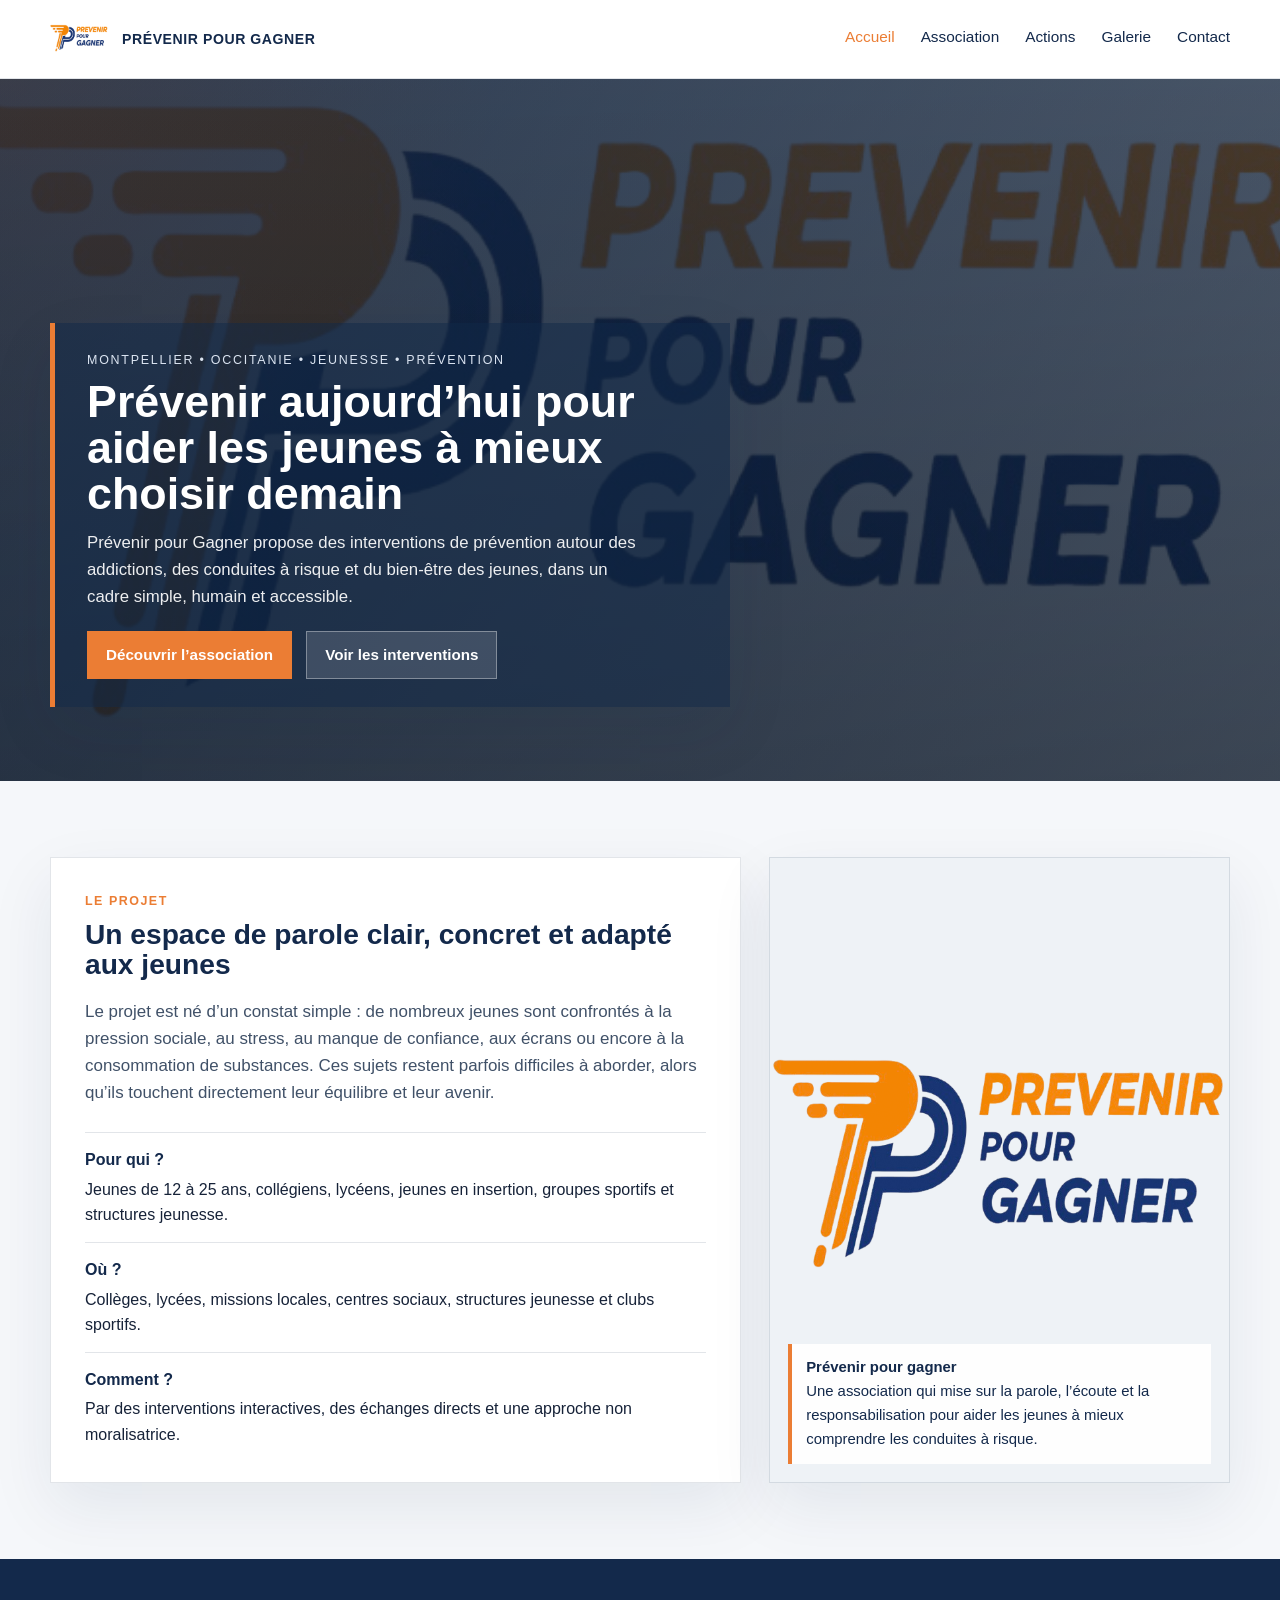
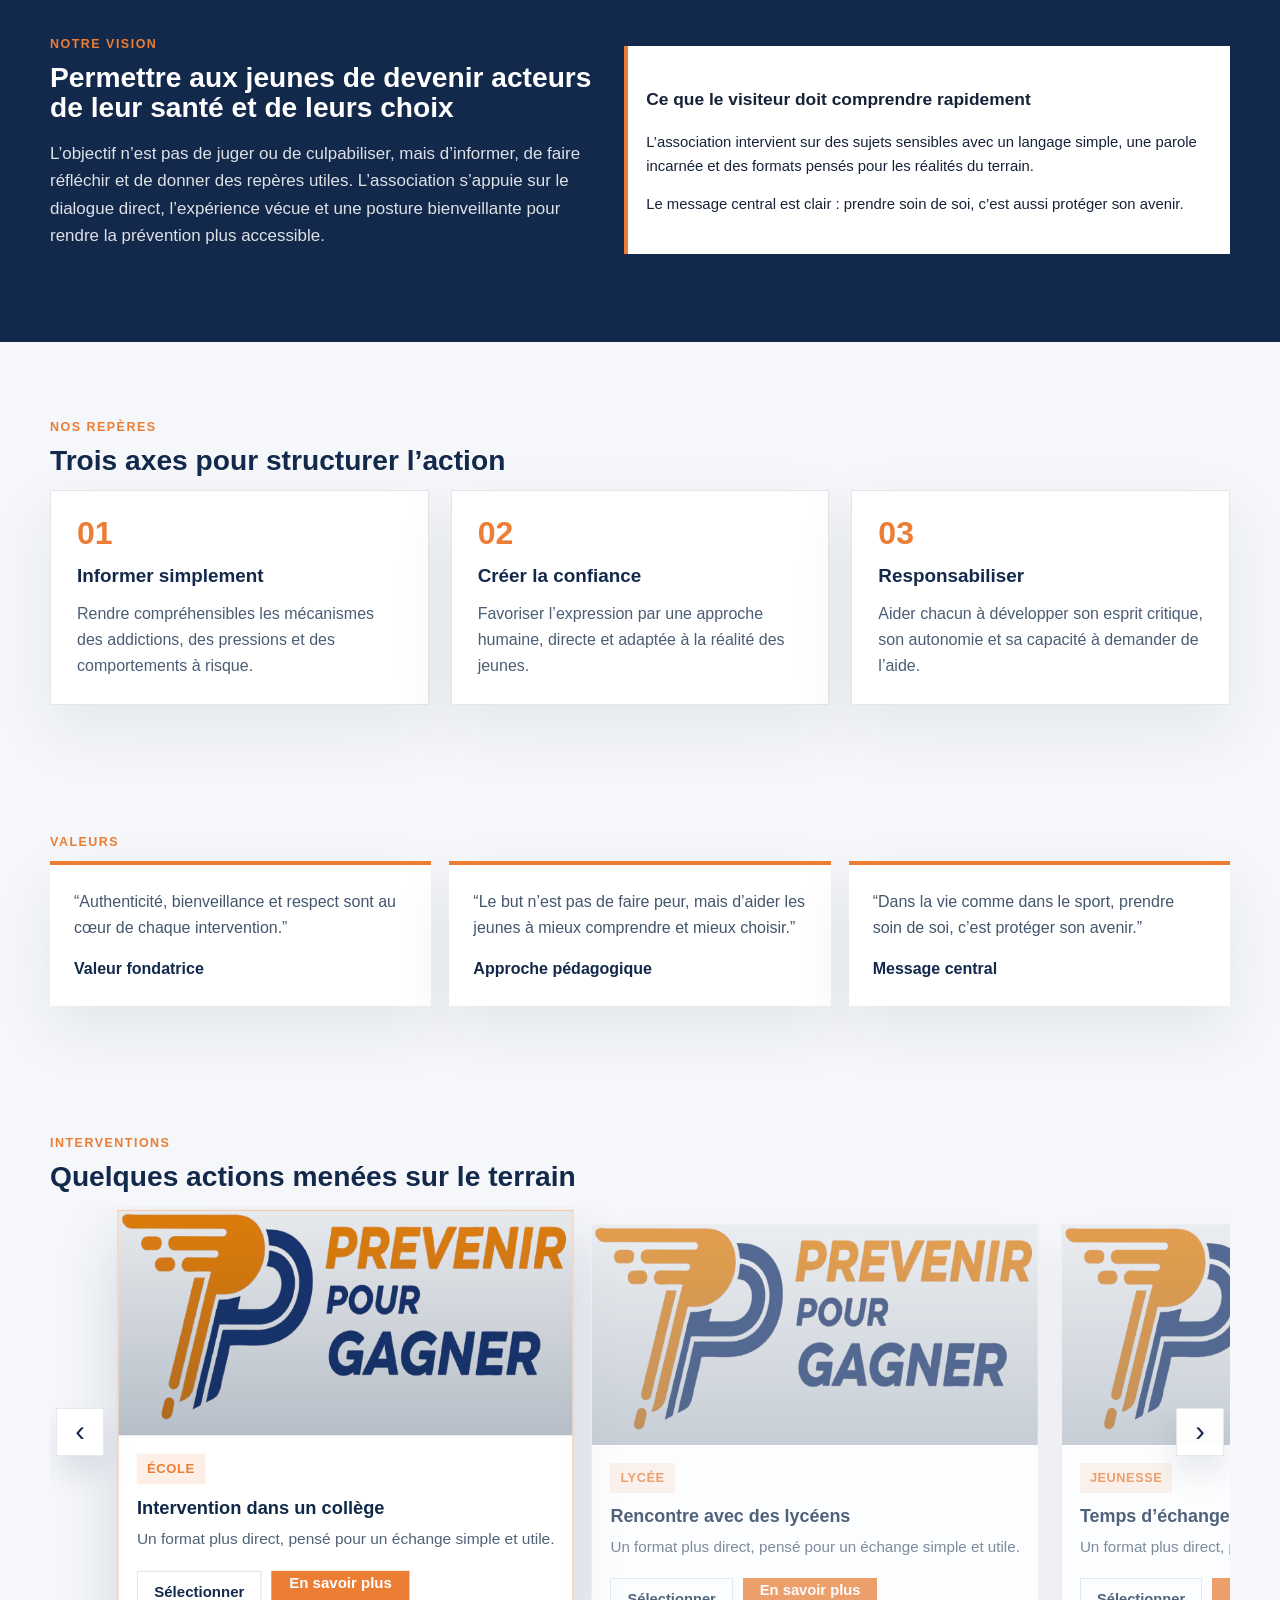
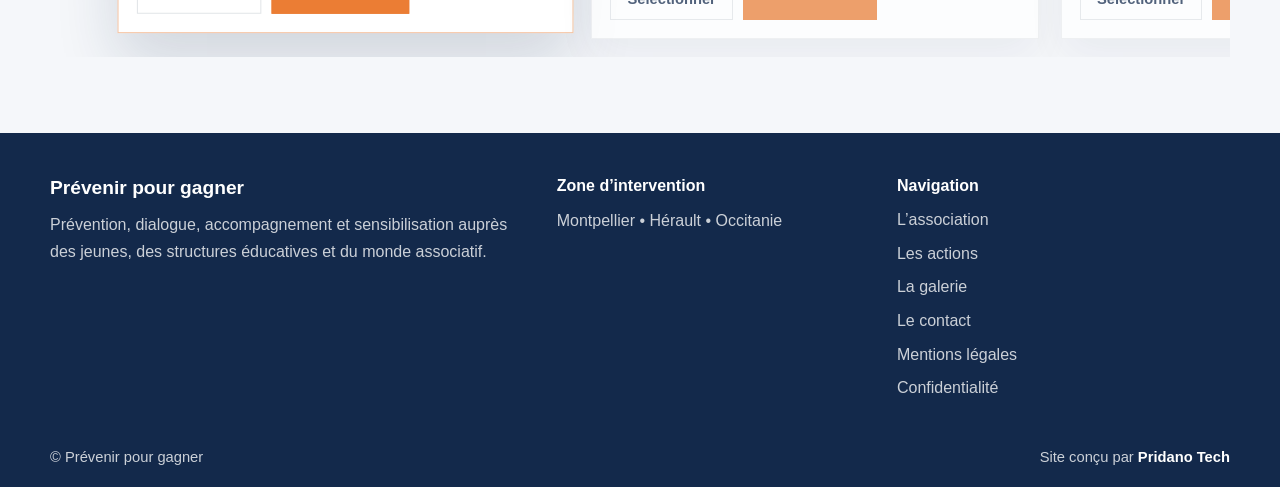
<file: index.html>
<!DOCTYPE html>
<html lang="fr" class="variant-classic">
<head>
  <meta charset="UTF-8">
  <meta name="viewport" content="width=device-width,initial-scale=1.0">
  <title>Prévenir pour gagner — Prévention des addictions et accompagnement des jeunes</title>
  <link rel="icon" type="image/png" href="./logo.jpg">
  <script defer src="https://cloud.umami.is/script.js" data-website-id="f33fdb8e-fdb3-4768-82ab-8a913c455570"></script>
  <link rel="stylesheet" href="style.css">
</head>
<body class="variant-classic">

<header class="site-header">
  <div class="container header-inner">
    <a class="brand" href="index.html">
      <img src="logo.jpg" alt="Logo Prévenir pour gagner">
      <span>Prévenir pour gagner</span>
    </a>
    <button class="nav-toggle" aria-label="Ouvrir le menu">☰</button>
    <nav class="nav-menu">
      <a href="index.html" class="active">Accueil</a>
      <a href="association.html">Association</a>
      <a href="actions.html">Actions</a>
      <a href="galerie.html">Galerie</a>
      <a href="contact.html">Contact</a>
    </nav>
  </div>
</header>

<section class="hero">
  <div class="container hero-inner">
    <div class="hero-card" data-reveal>
      <div class="hero-kicker">Montpellier • Occitanie • jeunesse • prévention</div>
      <h1>Prévenir aujourd’hui pour aider les jeunes à mieux choisir demain</h1>
      <p>Prévenir pour Gagner propose des interventions de prévention autour des addictions, des conduites à risque et du bien-être des jeunes, dans un cadre simple, humain et accessible.</p>
      <div class="actions-row">
        <a class="btn btn-primary" href="association.html">Découvrir l’association</a>
        <a class="btn btn-secondary" href="actions.html">Voir les interventions</a>
      </div>
    </div>
  </div>
</section>

<section class="section">
  <div class="container intro-grid">
    <div class="panel text-panel" data-reveal>
      <div class="eyebrow">Le projet</div>
      <h2>Un espace de parole clair, concret et adapté aux jeunes</h2>
      <p class="lead">Le projet est né d’un constat simple : de nombreux jeunes sont confrontés à la pression sociale, au stress, au manque de confiance, aux écrans ou encore à la consommation de substances. Ces sujets restent parfois difficiles à aborder, alors qu’ils touchent directement leur équilibre et leur avenir.</p>
      <div class="info-list">
        <div class="info-item"><strong>Pour qui ?</strong> Jeunes de 12 à 25 ans, collégiens, lycéens, jeunes en insertion, groupes sportifs et structures jeunesse.</div>
        <div class="info-item"><strong>Où ?</strong> Collèges, lycées, missions locales, centres sociaux, structures jeunesse et clubs sportifs.</div>
        <div class="info-item"><strong>Comment ?</strong> Par des interventions interactives, des échanges directs et une approche non moralisatrice.</div>
      </div>
    </div>
    <div class="panel image-panel" data-reveal>
      <div class="image-caption">
        <strong>Prévenir pour gagner</strong><br>
        Une association qui mise sur la parole, l’écoute et la responsabilisation pour aider les jeunes à mieux comprendre les conduites à risque.
      </div>
    </div>
  </div>
</section>

<section class="section story-band">
  <div class="container">
    <div data-reveal>
      <div class="eyebrow">Notre vision</div>
      <h2>Permettre aux jeunes de devenir acteurs de leur santé et de leurs choix</h2>
      <p class="lead">L’objectif n’est pas de juger ou de culpabiliser, mais d’informer, de faire réfléchir et de donner des repères utiles. L’association s’appuie sur le dialogue direct, l’expérience vécue et une posture bienveillante pour rendre la prévention plus accessible.</p>
    </div>
    <div class="panel-text-panel" data-reveal>
      <h3>Ce que le visiteur doit comprendre rapidement</h3>
      <p>L’association intervient sur des sujets sensibles avec un langage simple, une parole incarnée et des formats pensés pour les réalités du terrain.</p>
      <p>Le message central est clair : prendre soin de soi, c’est aussi protéger son avenir.</p>
    </div>
  </div>
</section>

<section class="section">
  <div class="container">
    <div class="eyebrow">Nos repères</div>
    <h2>Trois axes pour structurer l’action</h2>
    <div class="cards-3">
      <article class="card" data-reveal>
        <div class="number">01</div>
        <h3>Informer simplement</h3>
        <p>Rendre compréhensibles les mécanismes des addictions, des pressions et des comportements à risque.</p>
      </article>
      <article class="card" data-reveal>
        <div class="number">02</div>
        <h3>Créer la confiance</h3>
        <p>Favoriser l’expression par une approche humaine, directe et adaptée à la réalité des jeunes.</p>
      </article>
      <article class="card" data-reveal>
        <div class="number">03</div>
        <h3>Responsabiliser</h3>
        <p>Aider chacun à développer son esprit critique, son autonomie et sa capacité à demander de l’aide.</p>
      </article>
    </div>
  </div>
</section>

<section class="section-tight">
  <div class="container">
    <div class="eyebrow">Valeurs</div>
    <div class="quote-grid">
      <article class="quote" data-reveal>
        <p>“Authenticité, bienveillance et respect sont au cœur de chaque intervention.”</p>
        <strong>Valeur fondatrice</strong>
      </article>
      <article class="quote" data-reveal>
        <p>“Le but n’est pas de faire peur, mais d’aider les jeunes à mieux comprendre et mieux choisir.”</p>
        <strong>Approche pédagogique</strong>
      </article>
      <article class="quote" data-reveal>
        <p>“Dans la vie comme dans le sport, prendre soin de soi, c’est protéger son avenir.”</p>
        <strong>Message central</strong>
      </article>
    </div>
  </div>
</section>

<section class="section">
  <div class="container">
    <div class="eyebrow">Interventions</div>
    <h2>Quelques actions menées sur le terrain</h2>

    <div class="interventions-slider" data-auto-slider>
      <button class="interventions-arrow interventions-arrow-prev" type="button" aria-label="Intervention précédente">‹</button>

      <div class="interventions-track">
        <article class="intervention-card is-active" data-intervention="college">
          <div class="intervention-card-image college"></div>
          <div class="intervention-card-content">
            <span class="tag">École</span>
            <h3>Intervention dans un collège</h3>
            <p>Un format plus direct, pensé pour un échange simple et utile.</p>
            <div class="intervention-card-actions">
              <button class="intervention-select" type="button">Sélectionner</button>
              <a class="intervention-more" href="galerie.html?intervention=college">En savoir plus</a>
            </div>
          </div>
        </article>

        <article class="intervention-card" data-intervention="lycee">
          <div class="intervention-card-image lycee"></div>
          <div class="intervention-card-content">
            <span class="tag">Lycée</span>
            <h3>Rencontre avec des lycéens</h3>
            <p>Un format plus direct, pensé pour un échange simple et utile.</p>
            <div class="intervention-card-actions">
              <button class="intervention-select" type="button">Sélectionner</button>
              <a class="intervention-more" href="galerie.html?intervention=lycee">En savoir plus</a>
            </div>
          </div>
        </article>

        <article class="intervention-card" data-intervention="jeunesse">
          <div class="intervention-card-image jeunesse"></div>
          <div class="intervention-card-content">
            <span class="tag">Jeunesse</span>
            <h3>Temps d’échange en structure jeunesse</h3>
            <p>Un format plus direct, pensé pour un échange simple et utile.</p>
            <div class="intervention-card-actions">
              <button class="intervention-select" type="button">Sélectionner</button>
              <a class="intervention-more" href="galerie.html?intervention=jeunesse">En savoir plus</a>
            </div>
          </div>
        </article>

        <article class="intervention-card" data-intervention="mission-locale">
          <div class="intervention-card-image mission-locale"></div>
          <div class="intervention-card-content">
            <span class="tag">Insertion</span>
            <h3>Intervention en mission locale</h3>
            <p>Un cadre adapté à des parcours variés et à la réalité du quotidien.</p>
            <div class="intervention-card-actions">
              <button class="intervention-select" type="button">Sélectionner</button>
              <a class="intervention-more" href="galerie.html?intervention=mission-locale">En savoir plus</a>
            </div>
          </div>
        </article>

        <article class="intervention-card" data-intervention="sport">
          <div class="intervention-card-image sport"></div>
          <div class="intervention-card-content">
            <span class="tag">Sport</span>
            <h3>Sensibilisation dans un club</h3>
            <p>Une prévention adaptée aux réalités du terrain sportif.</p>
            <div class="intervention-card-actions">
              <button class="intervention-select" type="button">Sélectionner</button>
              <a class="intervention-more" href="galerie.html?intervention=sport">En savoir plus</a>
            </div>
          </div>
        </article>

        <article class="intervention-card" data-intervention="encadrants">
          <div class="intervention-card-image encadrants"></div>
          <div class="intervention-card-content">
            <span class="tag">Partenaires</span>
            <h3>Échange avec des encadrants</h3>
            <p>Un temps de présentation et de dialogue avec les adultes relais.</p>
            <div class="intervention-card-actions">
              <button class="intervention-select" type="button">Sélectionner</button>
              <a class="intervention-more" href="galerie.html?intervention=encadrants">En savoir plus</a>
            </div>
          </div>
        </article>
      </div>

      <button class="interventions-arrow interventions-arrow-next" type="button" aria-label="Intervention suivante">›</button>
    </div>
  </div>
</section>

<footer class="site-footer">
  <div class="container footer-grid">
    <div>
      <h3>Prévenir pour gagner</h3>
      <p>Prévention, dialogue, accompagnement et sensibilisation auprès des jeunes, des structures éducatives et du monde associatif.</p>
    </div>

    <div>
      <h4>Zone d’intervention</h4>
      <p>Montpellier • Hérault • Occitanie</p>
    </div>

    <div>
      <h4>Navigation</h4>
      <div class="footer-links">
        <a href="association.html">L’association</a>
        <a href="actions.html">Les actions</a>
        <a href="galerie.html">La galerie</a>
        <a href="contact.html">Le contact</a>
        <a href="mentions-legales.html">Mentions légales</a>
        <a href="politique-confidentialite.html">Confidentialité</a>
      </div>
    </div>
  </div>

  <div class="footer-bottom container">
    <span>© Prévenir pour gagner</span>
    <span class="footer-credit">Site conçu par <a href="https://pridano-tech.netlify.app/" target="_blank" rel="noopener noreferrer">Pridano Tech</a></span>
  </div>
</footer>

<div class="gallery-modal">
  <div class="gallery-modal-card">
    <div class="gallery-modal-head">
      <div>
        <div class="gallery-modal-meta"></div>
        <h3 class="gallery-modal-title">Intervention</h3>
      </div>
      <button class="gallery-modal-close" aria-label="Fermer">✕</button>
    </div>
    <div class="gallery-modal-body">
      <p class="gallery-modal-text"></p>
    </div>
  </div>
</div>

<script src="script.js"></script>
</body>
</html>
</file>
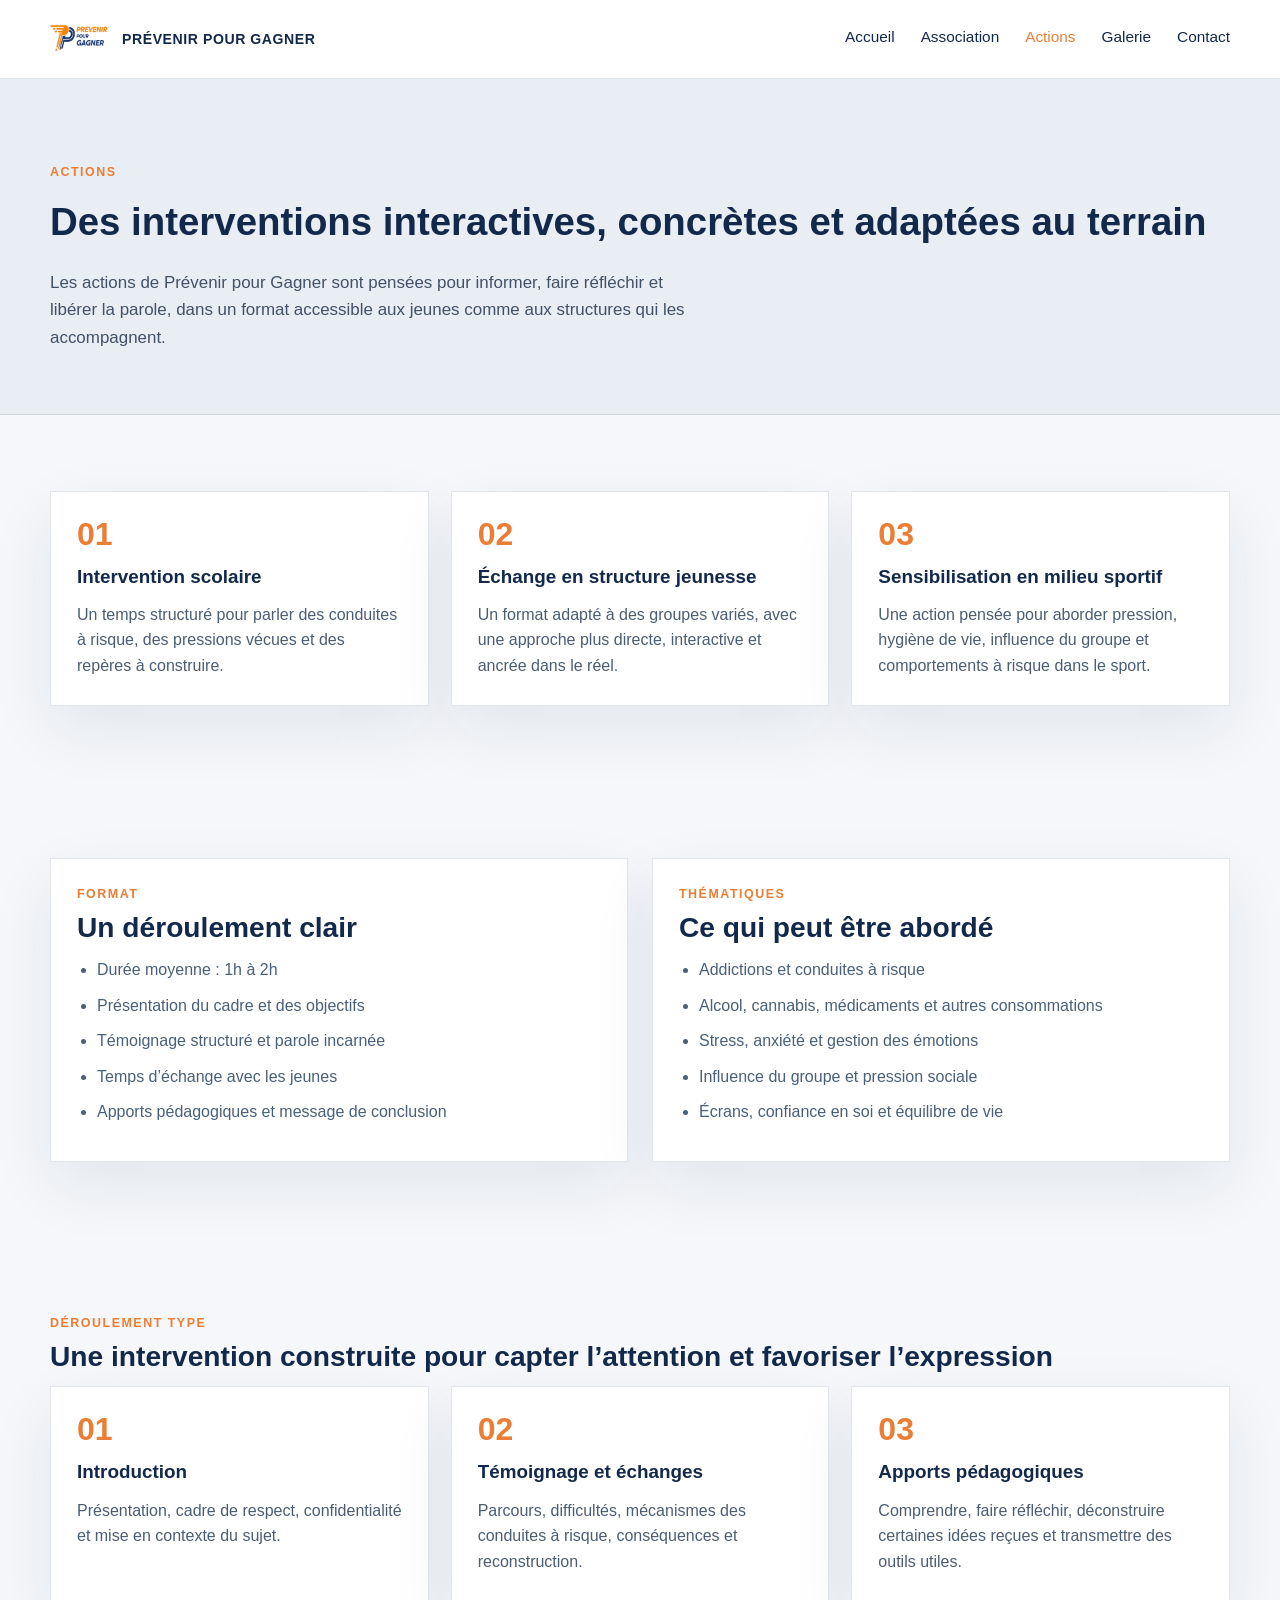
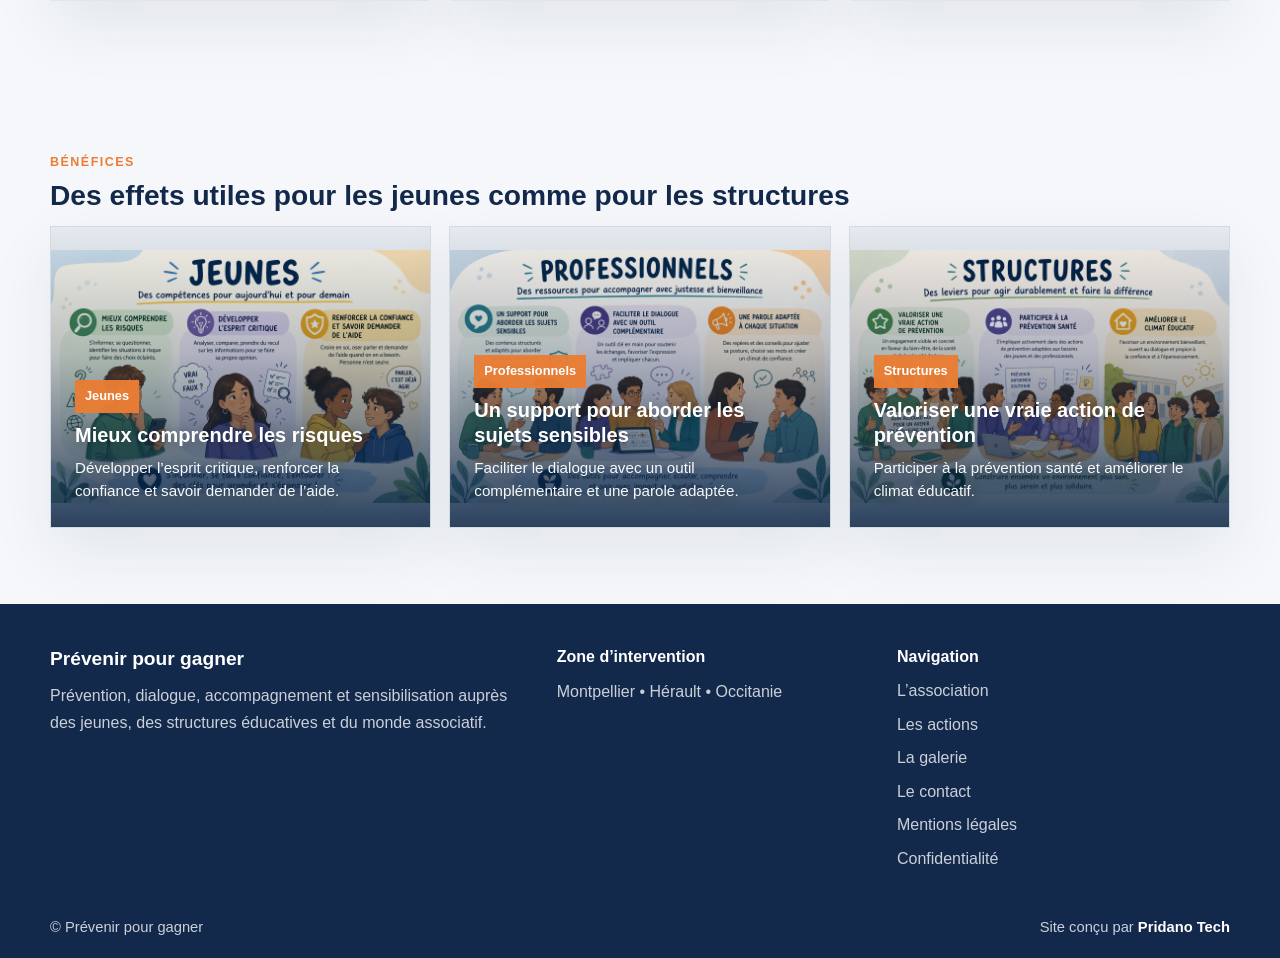
<file: actions.html>
<!DOCTYPE html>
<html lang="fr" class="variant-classic">
<head>
  <meta charset="UTF-8">
  <meta name="viewport" content="width=device-width,initial-scale=1.0">
  <title>Actions — Prévenir pour gagner</title>
  <link rel="icon" type="image/png" href="./logo.jpg">
  <script defer src="https://cloud.umami.is/script.js" data-website-id="f33fdb8e-fdb3-4768-82ab-8a913c455570"></script>
  <link rel="stylesheet" href="style.css">
</head>
<body class="variant-classic">

<header class="site-header">
  <div class="container header-inner">
    <a class="brand" href="index.html">
      <img src="logo.jpg" alt="Logo Prévenir pour gagner">
      <span>Prévenir pour gagner</span>
    </a>
    <button class="nav-toggle" aria-label="Ouvrir le menu">☰</button>
    <nav class="nav-menu">
      <a href="index.html">Accueil</a>
      <a href="association.html">Association</a>
      <a href="actions.html" class="active">Actions</a>
      <a href="galerie.html">Galerie</a>
      <a href="contact.html">Contact</a>
    </nav>
  </div>
</header>

<section class="page-hero">
  <div class="container">
    <div class="eyebrow">Actions</div>
    <h1>Des interventions interactives, concrètes et adaptées au terrain</h1>
    <p class="lead">Les actions de Prévenir pour Gagner sont pensées pour informer, faire réfléchir et libérer la parole, dans un format accessible aux jeunes comme aux structures qui les accompagnent.</p>
  </div>
</section>

<section class="section">
  <div class="container cards-3">
    <article class="card" data-reveal>
      <div class="number">01</div>
      <h3>Intervention scolaire</h3>
      <p>Un temps structuré pour parler des conduites à risque, des pressions vécues et des repères à construire.</p>
    </article>
    <article class="card" data-reveal>
      <div class="number">02</div>
      <h3>Échange en structure jeunesse</h3>
      <p>Un format adapté à des groupes variés, avec une approche plus directe, interactive et ancrée dans le réel.</p>
    </article>
    <article class="card" data-reveal>
      <div class="number">03</div>
      <h3>Sensibilisation en milieu sportif</h3>
      <p>Une action pensée pour aborder pression, hygiène de vie, influence du groupe et comportements à risque dans le sport.</p>
    </article>
  </div>
</section>

<section class="section">
  <div class="container page-grid">
    <div class="list-box" data-reveal>
      <div class="eyebrow">Format</div>
      <h2>Un déroulement clair</h2>
      <ul>
        <li>Durée moyenne : 1h à 2h</li>
        <li>Présentation du cadre et des objectifs</li>
        <li>Témoignage structuré et parole incarnée</li>
        <li>Temps d’échange avec les jeunes</li>
        <li>Apports pédagogiques et message de conclusion</li>
      </ul>
    </div>

    <div class="list-box" data-reveal>
      <div class="eyebrow">Thématiques</div>
      <h2>Ce qui peut être abordé</h2>
      <ul>
        <li>Addictions et conduites à risque</li>
        <li>Alcool, cannabis, médicaments et autres consommations</li>
        <li>Stress, anxiété et gestion des émotions</li>
        <li>Influence du groupe et pression sociale</li>
        <li>Écrans, confiance en soi et équilibre de vie</li>
      </ul>
    </div>
  </div>
</section>

<section class="section">
  <div class="container">
    <div class="eyebrow">Déroulement type</div>
    <h2>Une intervention construite pour capter l’attention et favoriser l’expression</h2>
    <div class="cards-3">
      <article class="card" data-reveal>
        <div class="number">01</div>
        <h3>Introduction</h3>
        <p>Présentation, cadre de respect, confidentialité et mise en contexte du sujet.</p>
      </article>
      <article class="card" data-reveal>
        <div class="number">02</div>
        <h3>Témoignage et échanges</h3>
        <p>Parcours, difficultés, mécanismes des conduites à risque, conséquences et reconstruction.</p>
      </article>
      <article class="card" data-reveal>
        <div class="number">03</div>
        <h3>Apports pédagogiques</h3>
        <p>Comprendre, faire réfléchir, déconstruire certaines idées reçues et transmettre des outils utiles.</p>
      </article>
    </div>
  </div>
</section>

<section class="section">
  <div class="container">
    <div class="eyebrow">Bénéfices</div>
    <h2>Des effets utiles pour les jeunes comme pour les structures</h2>
    <div class="photo-strip">
      <article class="photo-card" data-reveal>
        <img src="assets/img/actions/jeunes.png" alt="Prévention auprès des jeunes">
        <div class="photo-overlay">
          <span class="tag">Jeunes</span>
          <h3>Mieux comprendre les risques</h3>
          <p>Développer l’esprit critique, renforcer la confiance et savoir demander de l’aide.</p>
        </div>
      </article>
      <article class="photo-card" data-reveal>
        <img src="assets/img/actions/professionnels.png" alt="Prévention auprès des professionnels">
        <div class="photo-overlay">
          <span class="tag">Professionnels</span>
          <h3>Un support pour aborder les sujets sensibles</h3>
          <p>Faciliter le dialogue avec un outil complémentaire et une parole adaptée.</p>
        </div>
      </article>
      <article class="photo-card" data-reveal>
        <img src="assets/img/actions/structures.png" alt="Prévention auprès des structures">
        <div class="photo-overlay">
          <span class="tag">Structures</span>
          <h3>Valoriser une vraie action de prévention</h3>
          <p>Participer à la prévention santé et améliorer le climat éducatif.</p>
        </div>
      </article>
    </div>
  </div>
</section>

<footer class="site-footer">
  <div class="container footer-grid">
    <div>
      <h3>Prévenir pour gagner</h3>
      <p>Prévention, dialogue, accompagnement et sensibilisation auprès des jeunes, des structures éducatives et du monde associatif.</p>
    </div>

    <div>
      <h4>Zone d’intervention</h4>
      <p>Montpellier • Hérault • Occitanie</p>
    </div>

    <div>
      <h4>Navigation</h4>
      <div class="footer-links">
        <a href="association.html">L’association</a>
        <a href="actions.html">Les actions</a>
        <a href="galerie.html">La galerie</a>
        <a href="contact.html">Le contact</a>
        <a href="mentions-legales.html">Mentions légales</a>
        <a href="politique-confidentialite.html">Confidentialité</a>
      </div>
    </div>
  </div>

  <div class="footer-bottom container">
    <span>© Prévenir pour gagner</span>
    <span class="footer-credit">Site conçu par <a href="https://pridano-tech.netlify.app/" target="_blank" rel="noopener noreferrer">Pridano Tech</a></span>
  </div>
</footer>

<div class="gallery-modal">
  <div class="gallery-modal-card">
    <div class="gallery-modal-head">
      <div>
        <div class="gallery-modal-meta"></div>
        <h3 class="gallery-modal-title">Intervention</h3>
      </div>
      <button class="gallery-modal-close" aria-label="Fermer">✕</button>
    </div>
    <div class="gallery-modal-body">
      <p class="gallery-modal-text"></p>
    </div>
  </div>
</div>

<script src="script.js"></script>
</body>
</html>
</file>
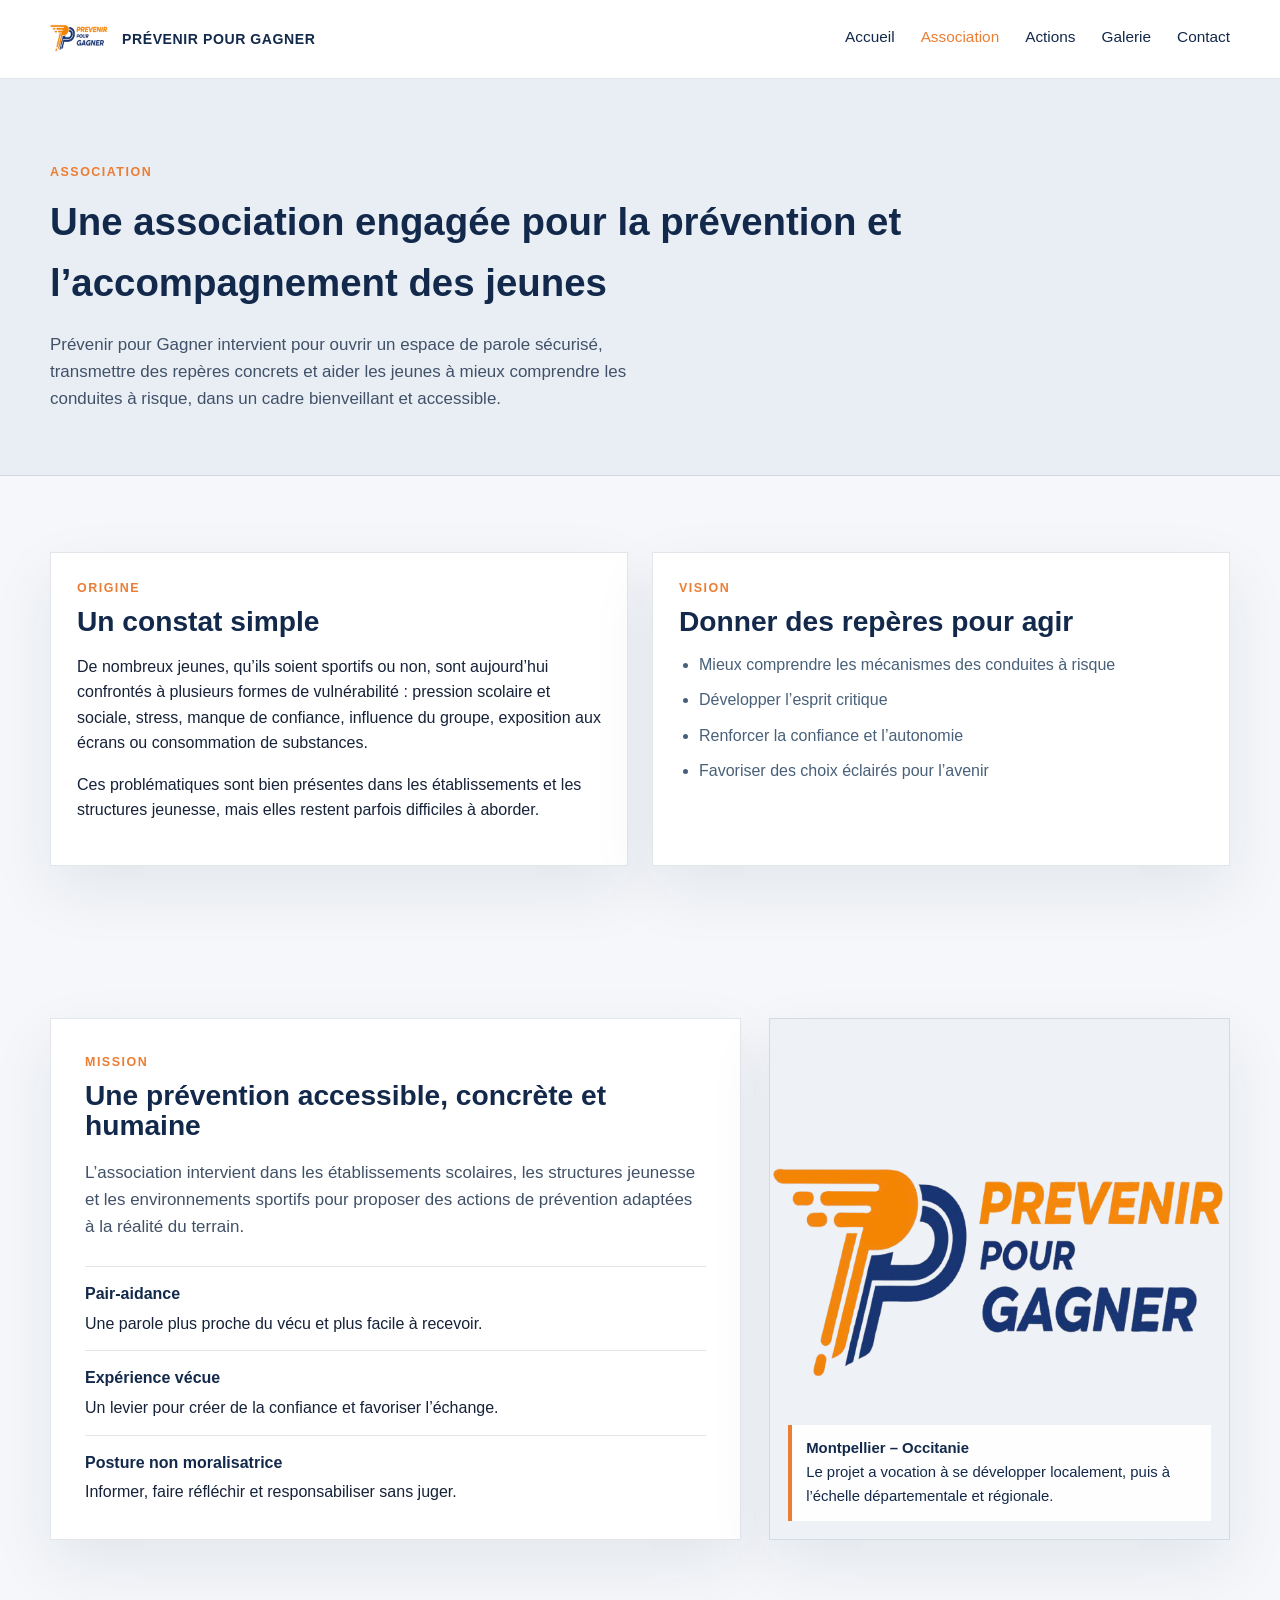
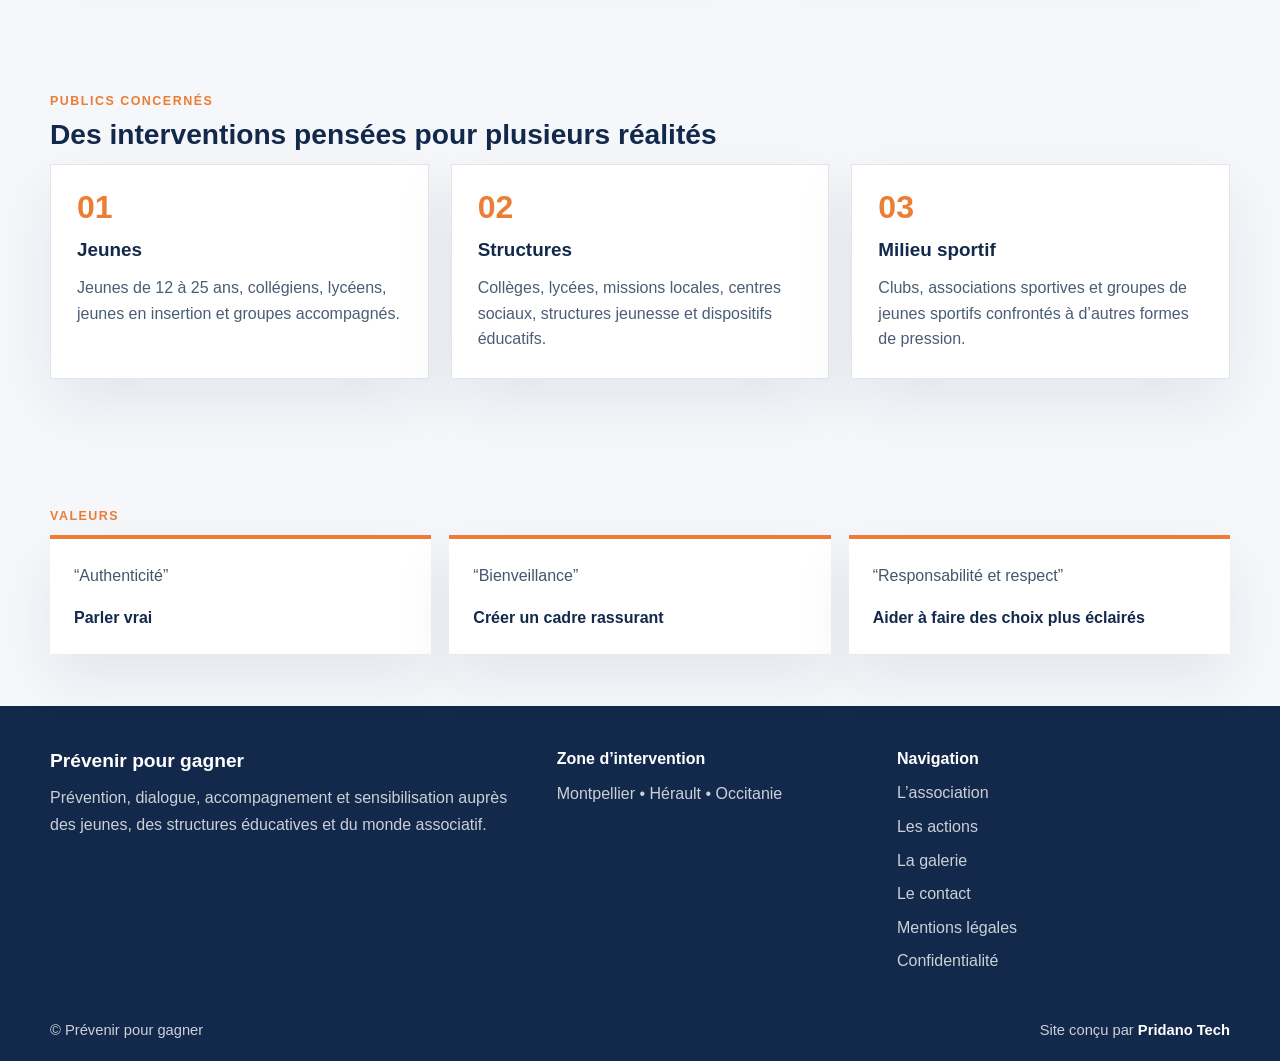
<file: association.html>
<!DOCTYPE html>
<html lang="fr" class="variant-classic">
<head>
  <meta charset="UTF-8">
  <meta name="viewport" content="width=device-width,initial-scale=1.0">
  <title>Association — Prévenir pour gagner</title>
  <link rel="icon" type="image/png" href="./logo.jpg">
  <script defer src="https://cloud.umami.is/script.js" data-website-id="f33fdb8e-fdb3-4768-82ab-8a913c455570"></script>
  <link rel="stylesheet" href="style.css">
</head>
<body class="variant-classic">

<header class="site-header">
  <div class="container header-inner">
    <a class="brand" href="index.html">
      <img src="logo.jpg" alt="Logo Prévenir pour gagner">
      <span>Prévenir pour gagner</span>
    </a>
    <button class="nav-toggle" aria-label="Ouvrir le menu">☰</button>
    <nav class="nav-menu">
      <a href="index.html">Accueil</a>
      <a href="association.html" class="active">Association</a>
      <a href="actions.html">Actions</a>
      <a href="galerie.html">Galerie</a>
      <a href="contact.html">Contact</a>
    </nav>
  </div>
</header>

<section class="page-hero">
  <div class="container">
    <div class="eyebrow">Association</div>
    <h1>Une association engagée pour la prévention et l’accompagnement des jeunes</h1>
    <p class="lead">Prévenir pour Gagner intervient pour ouvrir un espace de parole sécurisé, transmettre des repères concrets et aider les jeunes à mieux comprendre les conduites à risque, dans un cadre bienveillant et accessible.</p>
  </div>
</section>

<section class="section">
  <div class="container page-grid">
    <div class="list-box" data-reveal>
      <div class="eyebrow">Origine</div>
      <h2>Un constat simple</h2>
      <p>De nombreux jeunes, qu’ils soient sportifs ou non, sont aujourd’hui confrontés à plusieurs formes de vulnérabilité : pression scolaire et sociale, stress, manque de confiance, influence du groupe, exposition aux écrans ou consommation de substances.</p>
      <p>Ces problématiques sont bien présentes dans les établissements et les structures jeunesse, mais elles restent parfois difficiles à aborder.</p>
    </div>

    <div class="list-box" data-reveal>
      <div class="eyebrow">Vision</div>
      <h2>Donner des repères pour agir</h2>
      <ul>
        <li>Mieux comprendre les mécanismes des conduites à risque</li>
        <li>Développer l’esprit critique</li>
        <li>Renforcer la confiance et l’autonomie</li>
        <li>Favoriser des choix éclairés pour l’avenir</li>
      </ul>
    </div>
  </div>
</section>

<section class="section">
  <div class="container intro-grid">
    <div class="panel text-panel" data-reveal>
      <div class="eyebrow">Mission</div>
      <h2>Une prévention accessible, concrète et humaine</h2>
      <p class="lead">L’association intervient dans les établissements scolaires, les structures jeunesse et les environnements sportifs pour proposer des actions de prévention adaptées à la réalité du terrain.</p>
      <div class="info-list">
        <div class="info-item"><strong>Pair-aidance</strong> Une parole plus proche du vécu et plus facile à recevoir.</div>
        <div class="info-item"><strong>Expérience vécue</strong> Un levier pour créer de la confiance et favoriser l’échange.</div>
        <div class="info-item"><strong>Posture non moralisatrice</strong> Informer, faire réfléchir et responsabiliser sans juger.</div>
      </div>
    </div>

    <div class="panel image-panel" data-reveal>
      <div class="image-caption">
        <strong>Montpellier – Occitanie</strong><br>
        Le projet a vocation à se développer localement, puis à l’échelle départementale et régionale.
      </div>
    </div>
  </div>
</section>

<section class="section">
  <div class="container">
    <div class="eyebrow">Publics concernés</div>
    <h2>Des interventions pensées pour plusieurs réalités</h2>
    <div class="cards-3">
      <article class="card" data-reveal>
        <div class="number">01</div>
        <h3>Jeunes</h3>
        <p>Jeunes de 12 à 25 ans, collégiens, lycéens, jeunes en insertion et groupes accompagnés.</p>
      </article>
      <article class="card" data-reveal>
        <div class="number">02</div>
        <h3>Structures</h3>
        <p>Collèges, lycées, missions locales, centres sociaux, structures jeunesse et dispositifs éducatifs.</p>
      </article>
      <article class="card" data-reveal>
        <div class="number">03</div>
        <h3>Milieu sportif</h3>
        <p>Clubs, associations sportives et groupes de jeunes sportifs confrontés à d’autres formes de pression.</p>
      </article>
    </div>
  </div>
</section>

<section class="section-tight">
  <div class="container">
    <div class="eyebrow">Valeurs</div>
    <div class="quote-grid">
      <article class="quote" data-reveal>
        <p>“Authenticité”</p>
        <strong>Parler vrai</strong>
      </article>
      <article class="quote" data-reveal>
        <p>“Bienveillance”</p>
        <strong>Créer un cadre rassurant</strong>
      </article>
      <article class="quote" data-reveal>
        <p>“Responsabilité et respect”</p>
        <strong>Aider à faire des choix plus éclairés</strong>
      </article>
    </div>
  </div>
</section>

<footer class="site-footer">
  <div class="container footer-grid">
    <div>
      <h3>Prévenir pour gagner</h3>
      <p>Prévention, dialogue, accompagnement et sensibilisation auprès des jeunes, des structures éducatives et du monde associatif.</p>
    </div>

    <div>
      <h4>Zone d’intervention</h4>
      <p>Montpellier • Hérault • Occitanie</p>
    </div>

    <div>
      <h4>Navigation</h4>
      <div class="footer-links">
        <a href="association.html">L’association</a>
        <a href="actions.html">Les actions</a>
        <a href="galerie.html">La galerie</a>
        <a href="contact.html">Le contact</a>
        <a href="mentions-legales.html">Mentions légales</a>
        <a href="politique-confidentialite.html">Confidentialité</a>
      </div>
    </div>
  </div>

  <div class="footer-bottom container">
    <span>© Prévenir pour gagner</span>
    <span class="footer-credit">Site conçu par <a href="https://pridano-tech.netlify.app/" target="_blank" rel="noopener noreferrer">Pridano Tech</a></span>
  </div>
</footer>

<div class="gallery-modal">
  <div class="gallery-modal-card">
    <div class="gallery-modal-head">
      <div>
        <div class="gallery-modal-meta"></div>
        <h3 class="gallery-modal-title">Intervention</h3>
      </div>
      <button class="gallery-modal-close" aria-label="Fermer">✕</button>
    </div>
    <div class="gallery-modal-body">
      <p class="gallery-modal-text"></p>
    </div>
  </div>
</div>

<script src="script.js"></script>
</body>
</html>
</file>
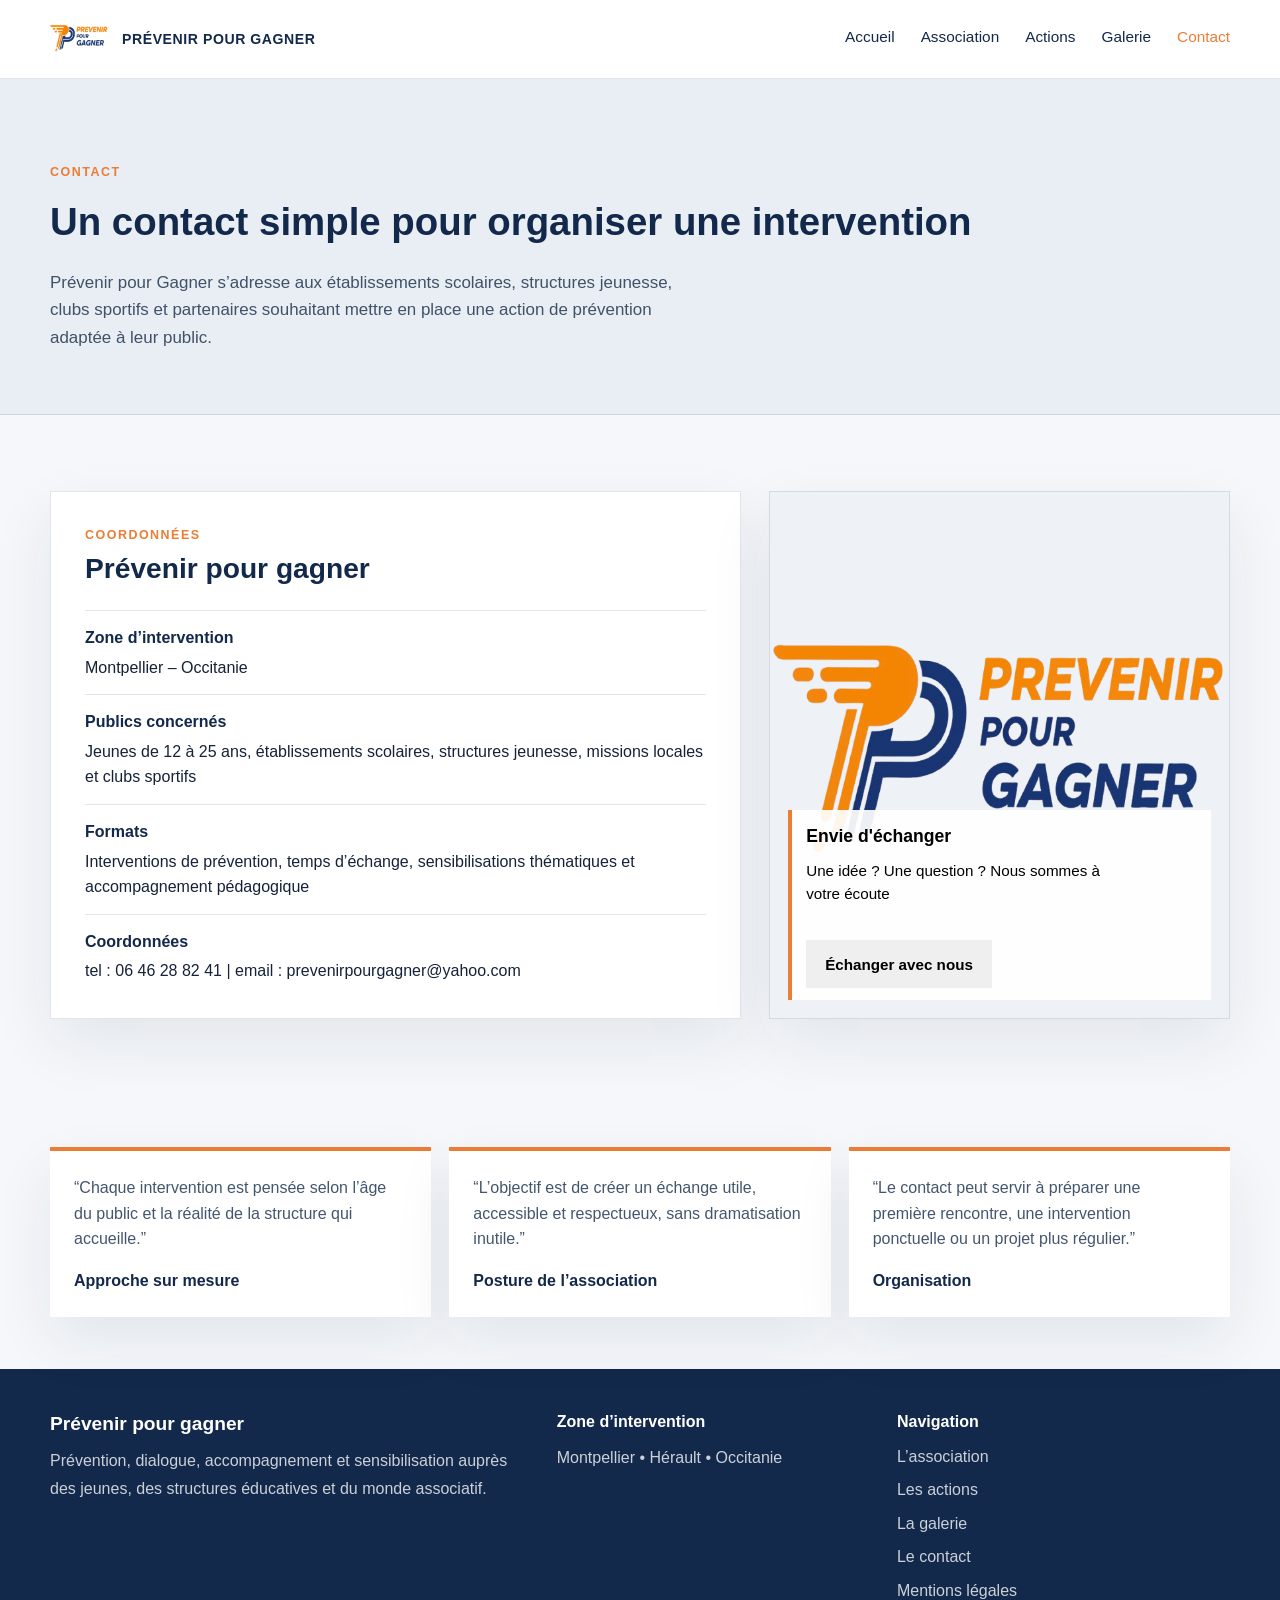
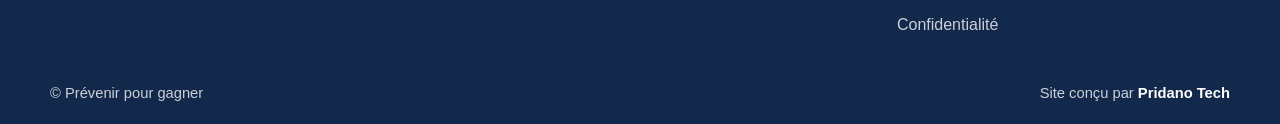
<file: contact.html>
<!DOCTYPE html>
<html lang="fr" class="variant-classic">
<head>
  <meta charset="UTF-8">
  <meta name="viewport" content="width=device-width,initial-scale=1.0">
  <title>Contact — Prévenir pour gagner</title>
  <link rel="icon" type="image/png" href="./logo.jpg">
  <script defer src="https://cloud.umami.is/script.js" data-website-id="f33fdb8e-fdb3-4768-82ab-8a913c455570"></script>
  <link rel="stylesheet" href="style.css">
</head>
<body class="variant-classic">

<header class="site-header">
  <div class="container header-inner">
    <a class="brand" href="index.html">
      <img src="logo.jpg" alt="Logo Prévenir pour gagner">
      <span>Prévenir pour gagner</span>
    </a>
    <button class="nav-toggle" aria-label="Ouvrir le menu">☰</button>
    <nav class="nav-menu">
      <a href="index.html">Accueil</a>
      <a href="association.html">Association</a>
      <a href="actions.html">Actions</a>
      <a href="galerie.html">Galerie</a>
      <a href="contact.html" class="active">Contact</a>
    </nav>
  </div>
</header>

<section class="page-hero">
  <div class="container">
    <div class="eyebrow">Contact</div>
    <h1>Un contact simple pour organiser une intervention</h1>
    <p class="lead">Prévenir pour Gagner s’adresse aux établissements scolaires, structures jeunesse, clubs sportifs et partenaires souhaitant mettre en place une action de prévention adaptée à leur public.</p>
  </div>
</section>

<section class="section">
  <div class="container intro-grid">
    <div class="panel text-panel" data-reveal>
      <div class="eyebrow">Coordonnées</div>
      <h2>Prévenir pour gagner</h2>
      <div class="info-list">
        <div class="info-item"><strong>Zone d’intervention</strong> Montpellier – Occitanie</div>
        <div class="info-item"><strong>Publics concernés</strong> Jeunes de 12 à 25 ans, établissements scolaires, structures jeunesse, missions locales et clubs sportifs</div>
        <div class="info-item"><strong>Formats</strong> Interventions de prévention, temps d’échange, sensibilisations thématiques et accompagnement pédagogique</div>
        <div class="info-item"><strong>Coordonnées</strong>tel : 06 46 28 82 41 | email : prevenirpourgagner@yahoo.com</div>
      </div>
    </div>

    <div class="panel image-panel" data-reveal>
      <div class="image-caption">
        <strong>Envie d'échanger</strong>
        <p class="caption-text">
          Une idée ? Une question ? Nous sommes à votre écoute 
        </p>
        <button class="btn primary intervention-open" id="interventionOpen" type="button">
          Échanger avec nous
        </button>
      </div>
    </div>
  </div>
</section>

<section class="section-tight">
  <div class="container">
    <div class="quote-grid">
      <article class="quote" data-reveal>
        <p>“Chaque intervention est pensée selon l’âge du public et la réalité de la structure qui accueille.”</p>
        <strong>Approche sur mesure</strong>
      </article>
      <article class="quote" data-reveal>
        <p>“L’objectif est de créer un échange utile, accessible et respectueux, sans dramatisation inutile.”</p>
        <strong>Posture de l’association</strong>
      </article>
      <article class="quote" data-reveal>
        <p>“Le contact peut servir à préparer une première rencontre, une intervention ponctuelle ou un projet plus régulier.”</p>
        <strong>Organisation</strong>
      </article>
    </div>
  </div>
</section>

<footer class="site-footer">
  <div class="container footer-grid">
    <div>
      <h3>Prévenir pour gagner</h3>
      <p>Prévention, dialogue, accompagnement et sensibilisation auprès des jeunes, des structures éducatives et du monde associatif.</p>
    </div>

    <div>
      <h4>Zone d’intervention</h4>
      <p>Montpellier • Hérault • Occitanie</p>
    </div>

    <div>
      <h4>Navigation</h4>
      <div class="footer-links">
        <a href="association.html">L’association</a>
        <a href="actions.html">Les actions</a>
        <a href="galerie.html">La galerie</a>
        <a href="contact.html">Le contact</a>
        <a href="mentions-legales.html">Mentions légales</a>
        <a href="politique-confidentialite.html">Confidentialité</a>
      </div>
    </div>
  </div>

  <div class="footer-bottom container">
    <span>© Prévenir pour gagner</span>
    <span class="footer-credit">Site conçu par <a href="https://pridano-tech.netlify.app/" target="_blank" rel="noopener noreferrer">Pridano Tech</a></span>
  </div>
</footer>

<div class="gallery-modal">
  <div class="gallery-modal-card">
    <div class="gallery-modal-head">
      <div>
        <div class="gallery-modal-meta"></div>
        <h3 class="gallery-modal-title">Intervention</h3>
      </div>
      <button class="gallery-modal-close" aria-label="Fermer">✕</button>
    </div>
    <div class="gallery-modal-body">
      <p class="gallery-modal-text"></p>
    </div>
  </div>
</div>
<div class="intervention-modal" id="interventionModal" aria-hidden="true">
  <div class="intervention-modal-card">
    <div class="intervention-modal-head">
      <div>
        <div class="eyebrow">Contact</div>
        <h3>Envoyer une demande</h3>
      </div>
      <button class="intervention-close" id="interventionClose" type="button" aria-label="Fermer">✕</button>
    </div>

    <form class="intervention-form" id="interventionForm">
      <label>
        Nom / structure
        <input type="text" id="requestName" placeholder="Ex : Collège, club, association..." required>
      </label>

      <label>
        Adresse mail
        <input type="email" id="requestEmail" placeholder="votre@email.com" required>
      </label>

      <label>
        Téléphone
        <input type="tel" id="requestPhone" placeholder="06 00 00 00 00">
      </label>

      <label>
        Message
        <textarea id="requestMessage" rows="5" placeholder="Expliquez rapidement le public concerné, la période souhaitée et le type d’intervention attendu." required></textarea>
      </label>

      <label class="privacy-consent">
        <input type="checkbox" id="privacyConsent" required>
        <span>
          J’accepte que mes données soient utilisées uniquement pour être recontacté dans le cadre de ma demande.
        </span>
      </label>

      <p class="privacy-notice">
        Les informations envoyées via ce formulaire sont transmises à l’association Prévenir pour Gagner afin de répondre à votre demande.
        Elles ne sont ni vendues, ni utilisées à des fins commerciales.
        <a href="politique-confidentialite.html">Voir la politique de confidentialité</a>.
      </p>

      <button class="btn primary" type="submit">Envoyer la demande</button>
      <p class="form-help">Votre message sera transmis directement à l’association.</p>
    </form>
  </div>
</div>

<style>
  .intervention-open {
    margin-top: 18px;
    cursor: pointer;
  }

  .intervention-modal {
    position: fixed;
    inset: 0;
    z-index: 99999;
    display: none;
    align-items: center;
    justify-content: center;
    padding: 22px;
    background: rgba(19, 41, 75, 0.62);
    backdrop-filter: blur(10px);
  }

  .intervention-modal.active {
    display: flex !important;
  }

  .intervention-modal-card {
    width: min(560px, 100%);
    max-height: 90vh;
    overflow: auto;
    border-radius: 26px;
    padding: 28px;
    background: #ffffff;
    box-shadow: 0 28px 80px rgba(19, 41, 75, 0.28);
    transform: translateY(8px) scale(0.98);
    animation: interventionIn 0.22s ease forwards;
  }

  @keyframes interventionIn {
    to {
      transform: translateY(0) scale(1);
    }
  }

  .intervention-modal-head {
    display: flex;
    align-items: flex-start;
    justify-content: space-between;
    gap: 18px;
    margin-bottom: 20px;
  }

  .intervention-modal-head h3 {
    margin: 6px 0 0;
    color: var(--navy);
    font-size: clamp(1.5rem, 3vw, 2rem);
  }

  .intervention-close {
    width: 42px;
    height: 42px;
    border: 0;
    border-radius: 999px;
    color: var(--navy);
    background: rgba(19, 41, 75, 0.08);
    cursor: pointer;
    font-size: 1.1rem;
  }

  .intervention-form {
    display: grid;
    gap: 14px;
  }

  .intervention-form label {
    display: grid;
    gap: 7px;
    color: var(--navy);
    font-size: 0.92rem;
    font-weight: 800;
  }

  .intervention-form input,
  .intervention-form textarea {
    width: 100%;
    border: 1px solid rgba(19, 41, 75, 0.14);
    border-radius: 16px;
    padding: 13px 14px;
    font: inherit;
    color: var(--navy);
    background: rgba(255, 255, 255, 0.9);
    outline: none;
  }

  .intervention-form textarea {
    min-height: 130px;
    resize: vertical;
  }

  .form-help {
    margin: 0;
    color: var(--muted);
    font-size: 0.88rem;
  }

  .privacy-consent {
    display: flex !important;
    grid-template-columns: none !important;
    align-items: flex-start;
    gap: 10px !important;
    margin-top: 4px;
    padding: 12px 14px;
    border: 1px solid rgba(19, 41, 75, 0.12);
    border-radius: 16px;
    background: rgba(19, 41, 75, 0.04);
    color: var(--navy);
    font-size: 0.86rem !important;
    font-weight: 700 !important;
    line-height: 1.45;
  }

  .privacy-consent input {
    width: 18px !important;
    min-width: 18px;
    height: 18px;
    margin-top: 2px;
    accent-color: var(--accent);
  }

  .privacy-notice {
    margin: -2px 0 4px;
    color: var(--muted);
    font-size: 0.82rem;
    line-height: 1.55;
  }

  .privacy-notice a {
    color: var(--accent);
    font-weight: 800;
    text-decoration: none;
  }

  .privacy-notice a:hover {
    text-decoration: underline;
  }
  .caption-text {
    margin: 10px 0 16px;
    color: #000000;
    font-size: 0.95rem;
    line-height: 1.5;
    max-width: 320px;
  }

  .image-caption strong {
    display: block;
    color: #000000;
    font-size: 1.1rem;
    margin-bottom: 4px;
  }
</style>
<script>
document.addEventListener('DOMContentLoaded', () => {
  const interventionOpen = document.getElementById('interventionOpen');
  const interventionModal = document.getElementById('interventionModal');
  const interventionClose = document.getElementById('interventionClose');
  const interventionForm = document.getElementById('interventionForm');

  function openInterventionModal() {
    interventionModal.classList.add('active');
    interventionModal.setAttribute('aria-hidden', 'false');
    document.body.style.overflow = 'hidden';
  }

  function closeInterventionModal() {
    interventionModal.classList.remove('active');
    interventionModal.setAttribute('aria-hidden', 'true');
    document.body.style.overflow = '';
  }

  if (interventionOpen && interventionModal) {
    interventionOpen.addEventListener('click', openInterventionModal);
  }

  if (interventionClose && interventionModal) {
    interventionClose.addEventListener('click', closeInterventionModal);
  }

  if (interventionModal) {
    interventionModal.addEventListener('click', (event) => {
      if (event.target === interventionModal) closeInterventionModal();
    });
  }

  document.addEventListener('keydown', (event) => {
    if (event.key === 'Escape' && interventionModal.classList.contains('active')) {
      closeInterventionModal();
    }
  });

  if (interventionForm) {
    interventionForm.addEventListener('submit', async (event) => {
      event.preventDefault();

      const name = document.getElementById('requestName').value.trim();
      const email = document.getElementById('requestEmail').value.trim();
      const phone = document.getElementById('requestPhone').value.trim();
      const message = document.getElementById('requestMessage').value.trim();
      const privacyConsent = document.getElementById('privacyConsent').checked;

      if (!privacyConsent) {
        alert('Merci d’accepter l’utilisation de vos données pour envoyer la demande.');
        return;
      }

      try {
        const response = await fetch('https://formspree.io/f/xeenowwd', {
          method: 'POST',
          headers: {
            'Content-Type': 'application/json',
            'Accept': 'application/json'
          },
          body: JSON.stringify({
            nom_structure: name,
            email: email,
            telephone: phone,
            message: message,
            consentement_rgpd: privacyConsent ? 'oui' : 'non',
            finalite: 'Réponse à une demande envoyée depuis le formulaire de contact du site Prévenir pour Gagner'
          })
        });

        const result = await response.json().catch(() => null);

        if (response.ok) {
          alert('Demande envoyée ✅');
          interventionForm.reset();
          closeInterventionModal();
        } else {
          alert((result && result.errors && result.errors[0] && result.errors[0].message) || "Erreur lors de l'envoi ❌");
        }
      } catch (err) {
        alert("Erreur réseau ❌");
      }
    });
  }
});
</script>
<script src="script.js"></script>
</body>
</html>
</file>
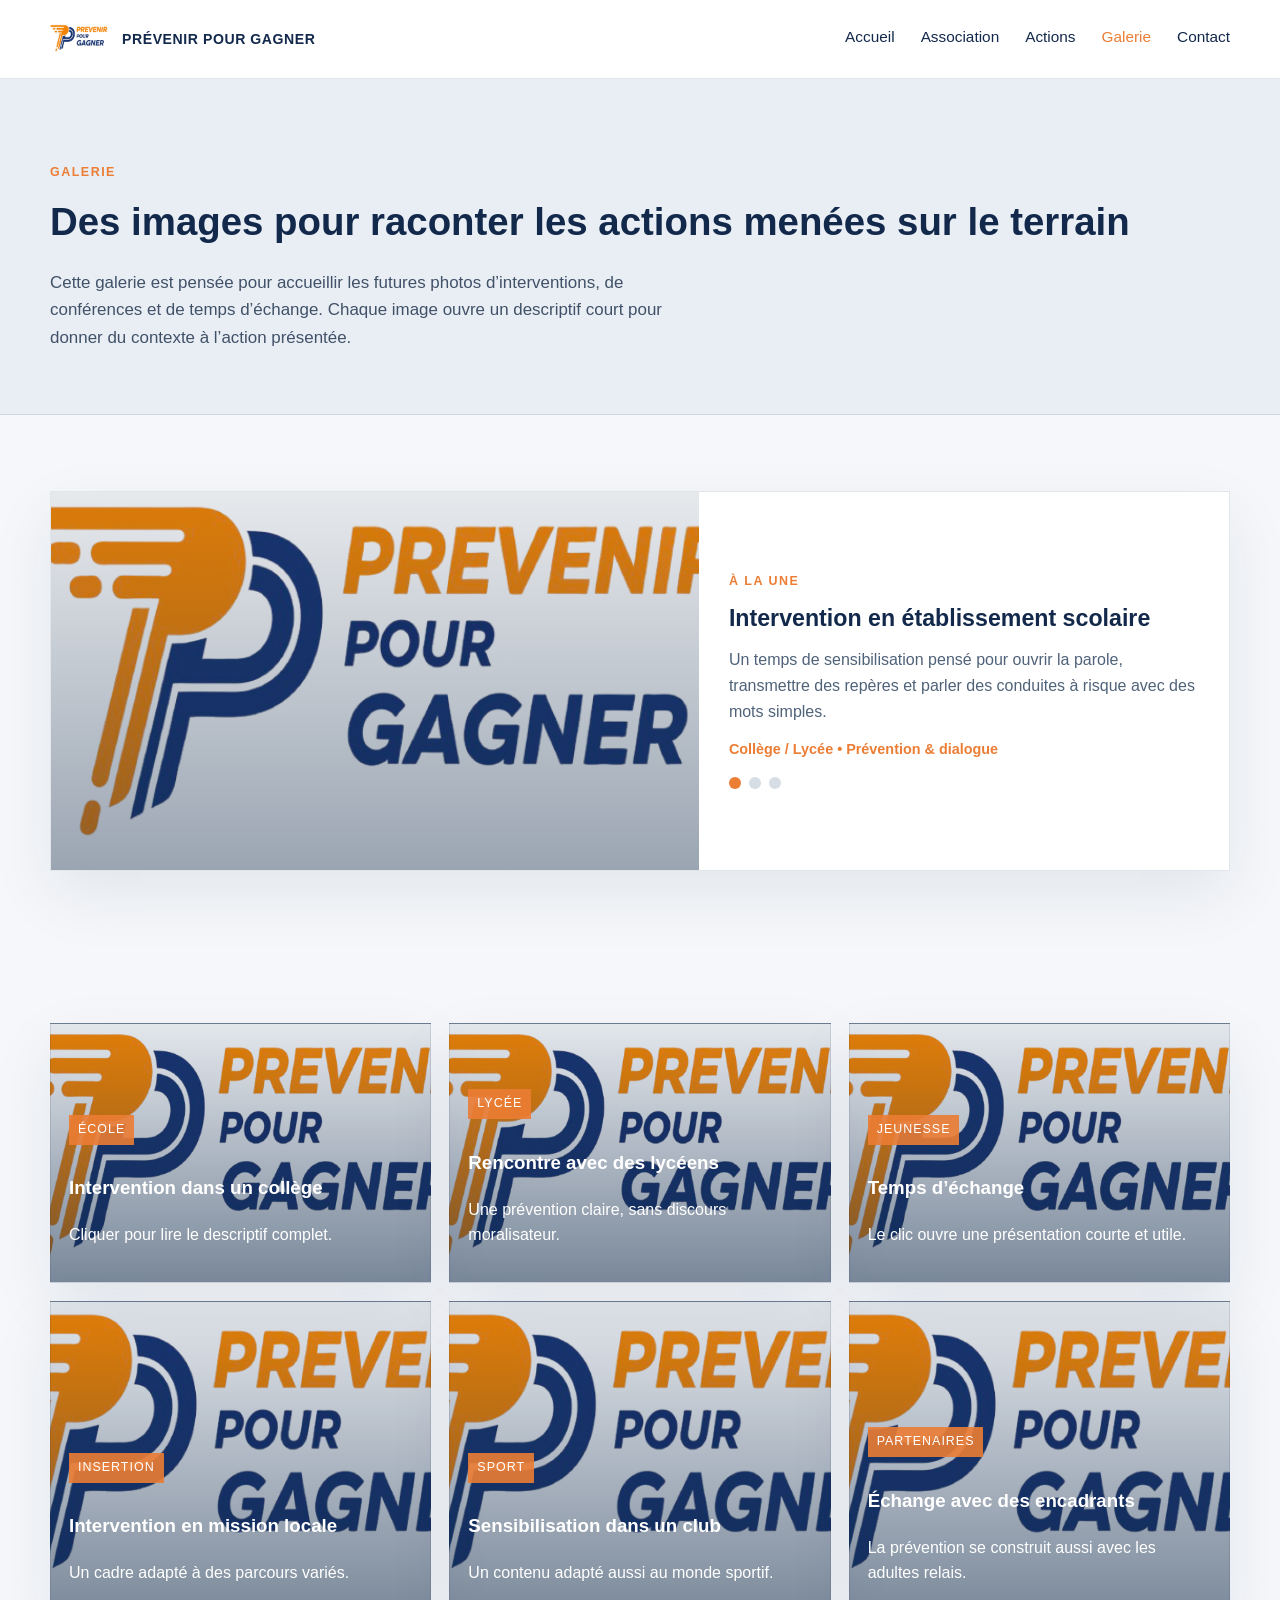
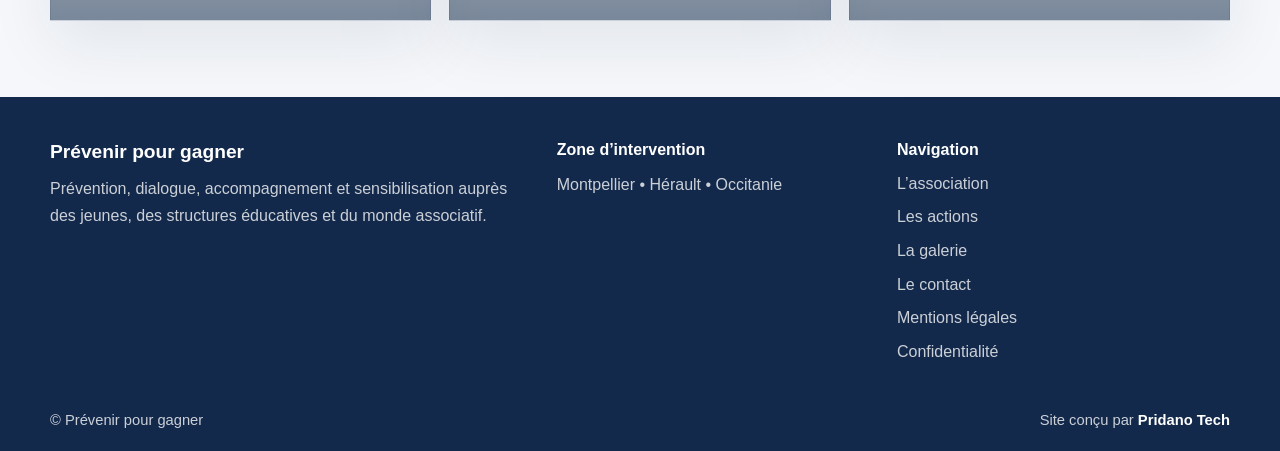
<file: galerie.html>
<!DOCTYPE html>
<html lang="fr" class="variant-classic">
<head>
  <meta charset="UTF-8">
  <meta name="viewport" content="width=device-width,initial-scale=1.0">
  <script defer src="https://cloud.umami.is/script.js" data-website-id="f33fdb8e-fdb3-4768-82ab-8a913c455570"></script>
  <title>Galerie — Prévenir pour gagner</title>
  <link rel="icon" type="image/png" href="./logo.jpg">
  <link rel="stylesheet" href="style.css">
</head>
<body class="variant-classic">

<header class="site-header">
  <div class="container header-inner">
    <a class="brand" href="index.html">
      <img src="logo.jpg" alt="Logo Prévenir pour gagner">
      <span>Prévenir pour gagner</span>
    </a>
    <button class="nav-toggle" aria-label="Ouvrir le menu">☰</button>
    <nav class="nav-menu">
      <a href="index.html">Accueil</a>
      <a href="association.html">Association</a>
      <a href="actions.html">Actions</a>
      <a href="galerie.html" class="active">Galerie</a>
      <a href="contact.html">Contact</a>
    </nav>
  </div>
</header>

<section class="page-hero">
  <div class="container">
    <div class="eyebrow">Galerie</div>
    <h1>Des images pour raconter les actions menées sur le terrain</h1>
    <p class="lead">Cette galerie est pensée pour accueillir les futures photos d’interventions, de conférences et de temps d’échange. Chaque image ouvre un descriptif court pour donner du contexte à l’action présentée.</p>
  </div>
</section>

<section class="section">
  <div class="container">
    <div class="slider" data-reveal>
      <div class="slider-slide active">
        <div class="slider-pane">
          <div class="slider-image"></div>
          <div class="slider-copy">
            <div class="eyebrow">À la une</div>
            <h3>Intervention en établissement scolaire</h3>
            <p>Un temps de sensibilisation pensé pour ouvrir la parole, transmettre des repères et parler des conduites à risque avec des mots simples.</p>
            <div class="slider-meta">Collège / Lycée • Prévention & dialogue</div>
            <div class="slider-dots">
              <button class="slider-dot active"></button>
              <button class="slider-dot"></button>
              <button class="slider-dot"></button>
            </div>
          </div>
        </div>
      </div>

      <div class="slider-slide">
        <div class="slider-pane">
          <div class="slider-image"></div>
          <div class="slider-copy">
            <div class="eyebrow">À la une</div>
            <h3>Temps d’échange en structure jeunesse</h3>
            <p>Un format plus proche du quotidien des jeunes, avec une parole directe, de l’écoute et des réponses accessibles.</p>
            <div class="slider-meta">Structure jeunesse • Échange & repères</div>
            <div class="slider-dots">
              <button class="slider-dot"></button>
              <button class="slider-dot active"></button>
              <button class="slider-dot"></button>
            </div>
          </div>
        </div>
      </div>

      <div class="slider-slide">
        <div class="slider-pane">
          <div class="slider-image"></div>
          <div class="slider-copy">
            <div class="eyebrow">À la une</div>
            <h3>Sensibilisation auprès d’un groupe sportif</h3>
            <p>Une intervention qui aborde aussi les réalités du sport : pression, hygiène de vie, influence du groupe et protection de la santé.</p>
            <div class="slider-meta">Club sportif • Prévention & accompagnement</div>
            <div class="slider-dots">
              <button class="slider-dot"></button>
              <button class="slider-dot"></button>
              <button class="slider-dot active"></button>
            </div>
          </div>
        </div>
      </div>
    </div>
  </div>
</section>

<section class="section">
  <div class="container gallery-grid">
    <article class="gallery-item"
      data-gallery-item
      data-id="college"
      data-title="Intervention dans un collège"
      data-meta="Montpellier • Prévention scolaire"
      data-description="Temps d’intervention auprès de collégiens pour parler de pression sociale, de conduites à risque, de confiance en soi et de choix du quotidien. L’objectif est de rendre la prévention concrète et compréhensible."
      data-reveal>
      <div class="gallery-label">
        <span>École</span>
        <h3>Intervention dans un collège</h3>
        <p>Cliquer pour lire le descriptif complet.</p>
      </div>
    </article>

    <article class="gallery-item"
      data-gallery-item
      data-id="lycee"
      data-title="Rencontre avec des lycéens"
      data-meta="Lycée • Échange direct"
      data-description="Intervention auprès d’un public adolescent pour ouvrir un espace de parole autour du stress, des écrans, de la consommation de substances et de l’influence du groupe."
      data-reveal>
      <div class="gallery-label">
        <span>Lycée</span>
        <h3>Rencontre avec des lycéens</h3>
        <p>Une prévention claire, sans discours moralisateur.</p>
      </div>
    </article>

    <article class="gallery-item"
      data-gallery-item
      data-id="jeunesse"
      data-title="Temps d’échange en structure jeunesse"
      data-meta="Jeunesse • Dialogue"
      data-description="Rencontre organisée dans une structure jeunesse ou un espace d’accompagnement, avec un format plus libre qui favorise la parole, l’écoute et l’identification."
      data-reveal>
      <div class="gallery-label">
        <span>Jeunesse</span>
        <h3>Temps d’échange</h3>
        <p>Le clic ouvre une présentation courte et utile.</p>
      </div>
    </article>

    <article class="gallery-item"
      data-gallery-item
      data-id="mission-locale"
      data-title="Intervention en mission locale"
      data-meta="Insertion • Accompagnement"
      data-description="Action de prévention auprès de jeunes en insertion pour aborder les conduites à risque, les fragilités du quotidien, la projection dans l’avenir et les ressources mobilisables."
      data-reveal>
      <div class="gallery-label">
        <span>Insertion</span>
        <h3>Intervention en mission locale</h3>
        <p>Un cadre adapté à des parcours variés.</p>
      </div>
    </article>

    <article class="gallery-item"
      data-gallery-item
      data-id="sport"
      data-title="Sensibilisation dans un club sportif"
      data-meta="Sport • Prévention"
      data-description="Intervention auprès d’un groupe sportif pour parler des risques, de la pression de performance, de l’hygiène de vie et de l’importance de protéger sa santé comme son avenir."
      data-reveal>
      <div class="gallery-label">
        <span>Sport</span>
        <h3>Sensibilisation dans un club</h3>
        <p>Un contenu adapté aussi au monde sportif.</p>
      </div>
    </article>

    <article class="gallery-item"
      data-gallery-item
      data-id="encadrants"
      data-title="Échange avec des encadrants"
      data-meta="Partenaires • Structures"
      data-description="Temps de rencontre avec des professionnels, éducateurs ou responsables de structure afin de présenter l’action, les objectifs pédagogiques et les possibilités d’intervention."
      data-reveal>
      <div class="gallery-label">
        <span>Partenaires</span>
        <h3>Échange avec des encadrants</h3>
        <p>La prévention se construit aussi avec les adultes relais.</p>
      </div>
    </article>
  </div>
</section>

<footer class="site-footer">
  <div class="container footer-grid">
    <div>
      <h3>Prévenir pour gagner</h3>
      <p>Prévention, dialogue, accompagnement et sensibilisation auprès des jeunes, des structures éducatives et du monde associatif.</p>
    </div>

    <div>
      <h4>Zone d’intervention</h4>
      <p>Montpellier • Hérault • Occitanie</p>
    </div>

    <div>
      <h4>Navigation</h4>
      <div class="footer-links">
        <a href="association.html">L’association</a>
        <a href="actions.html">Les actions</a>
        <a href="galerie.html">La galerie</a>
        <a href="contact.html">Le contact</a>
        <a href="mentions-legales.html">Mentions légales</a>
        <a href="politique-confidentialite.html">Confidentialité</a>
      </div>
    </div>
  </div>

  <div class="footer-bottom container">
    <span>© Prévenir pour gagner</span>
    <span class="footer-credit">Site conçu par <a href="https://pridano-tech.netlify.app/" target="_blank" rel="noopener noreferrer">Pridano Tech</a></span>
  </div>
</footer>

<div class="gallery-modal">
  <div class="gallery-modal-card">
    <div class="gallery-modal-head">
      <div>
        <div class="gallery-modal-meta"></div>
        <h3 class="gallery-modal-title">Intervention</h3>
      </div>
      <button class="gallery-modal-close" aria-label="Fermer">✕</button>
    </div>
    <div class="gallery-modal-body">
      <p class="gallery-modal-text"></p>
    </div>
  </div>
</div>

<script src="script.js"></script>
</body>
</html>
</file>
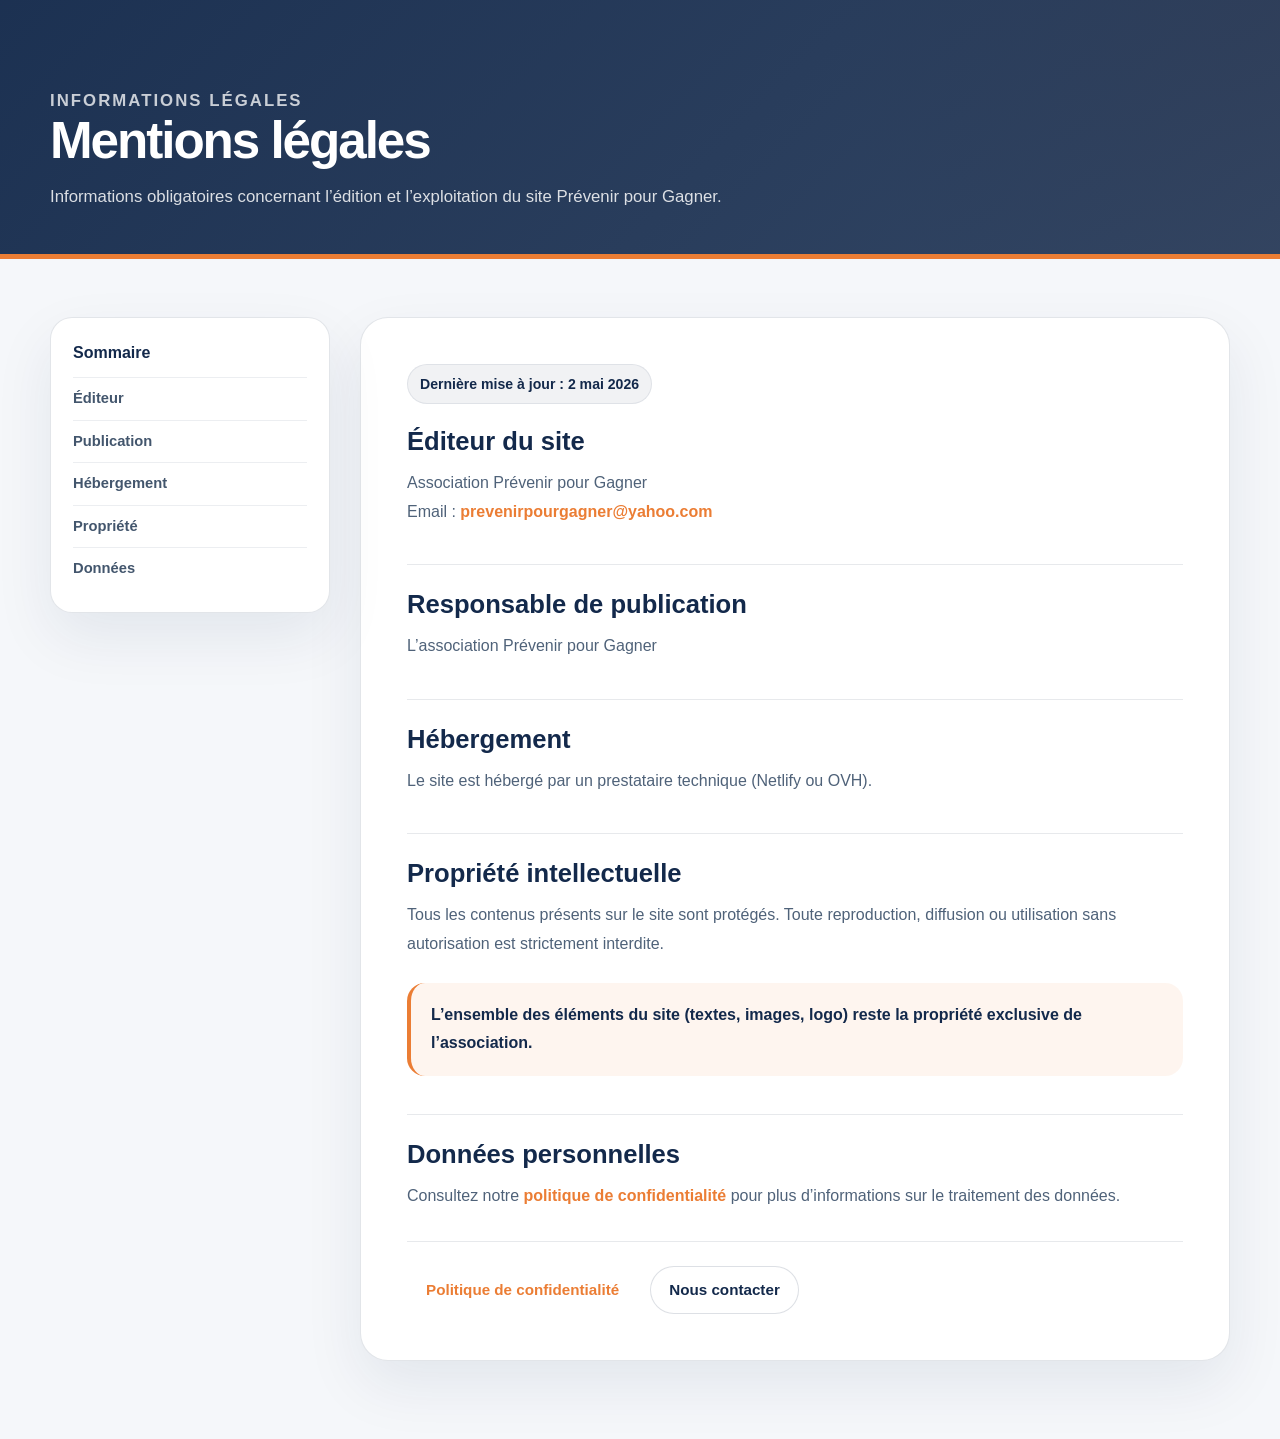
<file: mentions-legales.html>
<!DOCTYPE html>
<html lang="fr" class="legal-page">
<head>
  <meta charset="UTF-8">
  <title>Mentions légales</title>
  <meta name="viewport" content="width=device-width, initial-scale=1.0">
  <link rel="stylesheet" href="style.css">
</head>
<body>

<section class="legal-hero">
  <div class="container">
    <p class="eyebrow">Informations légales</p>
    <h1>Mentions légales</h1>
    <p>Informations obligatoires concernant l’édition et l’exploitation du site Prévenir pour Gagner.</p>
  </div>
</section>

<section class="legal-section">
  <div class="container legal-layout">

    <aside class="legal-summary">
      <h2>Sommaire</h2>
      <a href="#editeur">Éditeur</a>
      <a href="#publication">Publication</a>
      <a href="#hebergement">Hébergement</a>
      <a href="#propriete">Propriété</a>
      <a href="#donnees">Données</a>
    </aside>

    <div class="legal-card">

      <div class="legal-meta">Dernière mise à jour : 2 mai 2026</div>

      <h2 id="editeur">Éditeur du site</h2>
      <p>
        Association Prévenir pour Gagner<br>
        Email : <a href="mailto:prevenirpourgagner@yahoo.com">prevenirpourgagner@yahoo.com</a>
      </p>

      <h2 id="publication">Responsable de publication</h2>
      <p>L’association Prévenir pour Gagner</p>

      <h2 id="hebergement">Hébergement</h2>
      <p>
        Le site est hébergé par un prestataire technique (Netlify ou OVH).
      </p>

      <h2 id="propriete">Propriété intellectuelle</h2>
      <p>
        Tous les contenus présents sur le site sont protégés.
        Toute reproduction, diffusion ou utilisation sans autorisation est strictement interdite.
      </p>

      <div class="legal-highlight">
        <p>
          L’ensemble des éléments du site (textes, images, logo) reste la propriété exclusive de l’association.
        </p>
      </div>

      <h2 id="donnees">Données personnelles</h2>
      <p>
        Consultez notre <a href="politique-confidentialite.html">politique de confidentialité</a> pour plus d’informations sur le traitement des données.
      </p>

      <div class="legal-actions">
        <a href="politique-confidentialite.html" class="btn">Politique de confidentialité</a>
        <a href="contact.html" class="btn btn-secondary">Nous contacter</a>
      </div>

    </div>

  </div>
</section>

</body>
</html>
</file>
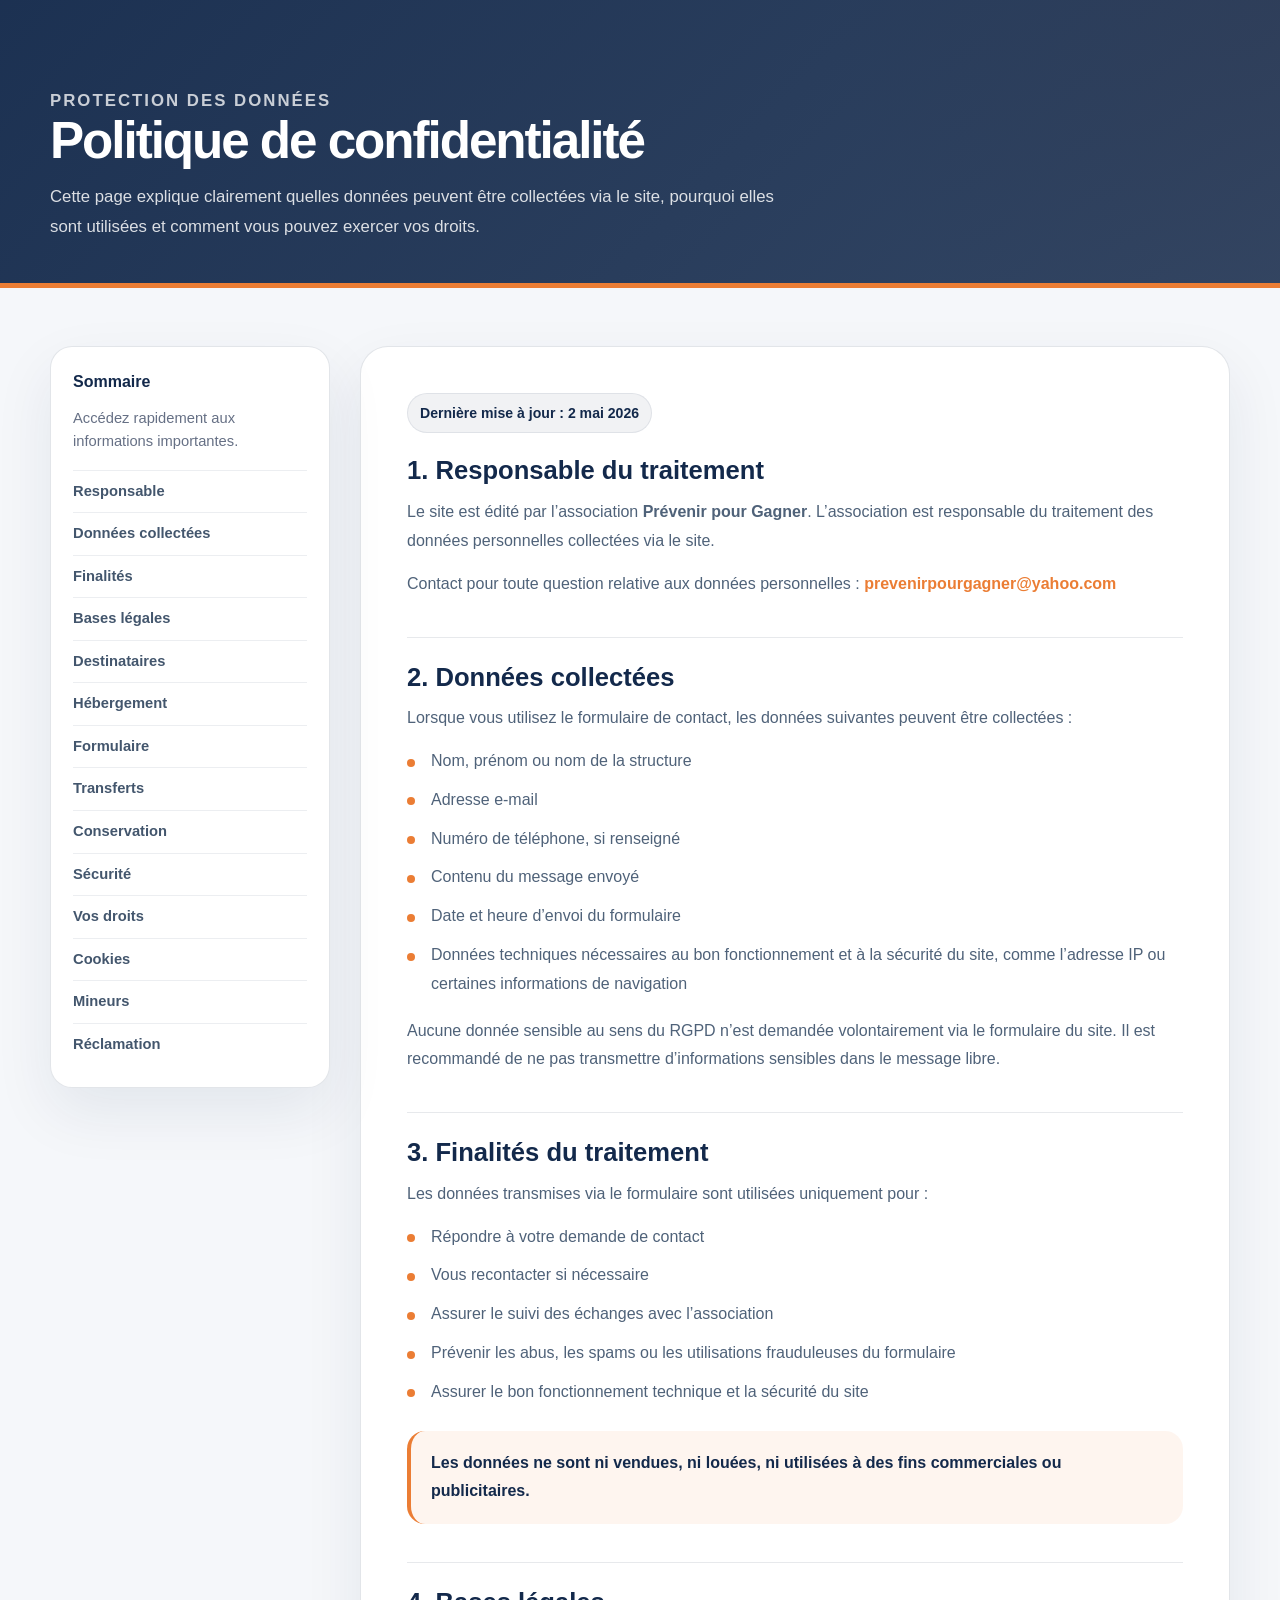
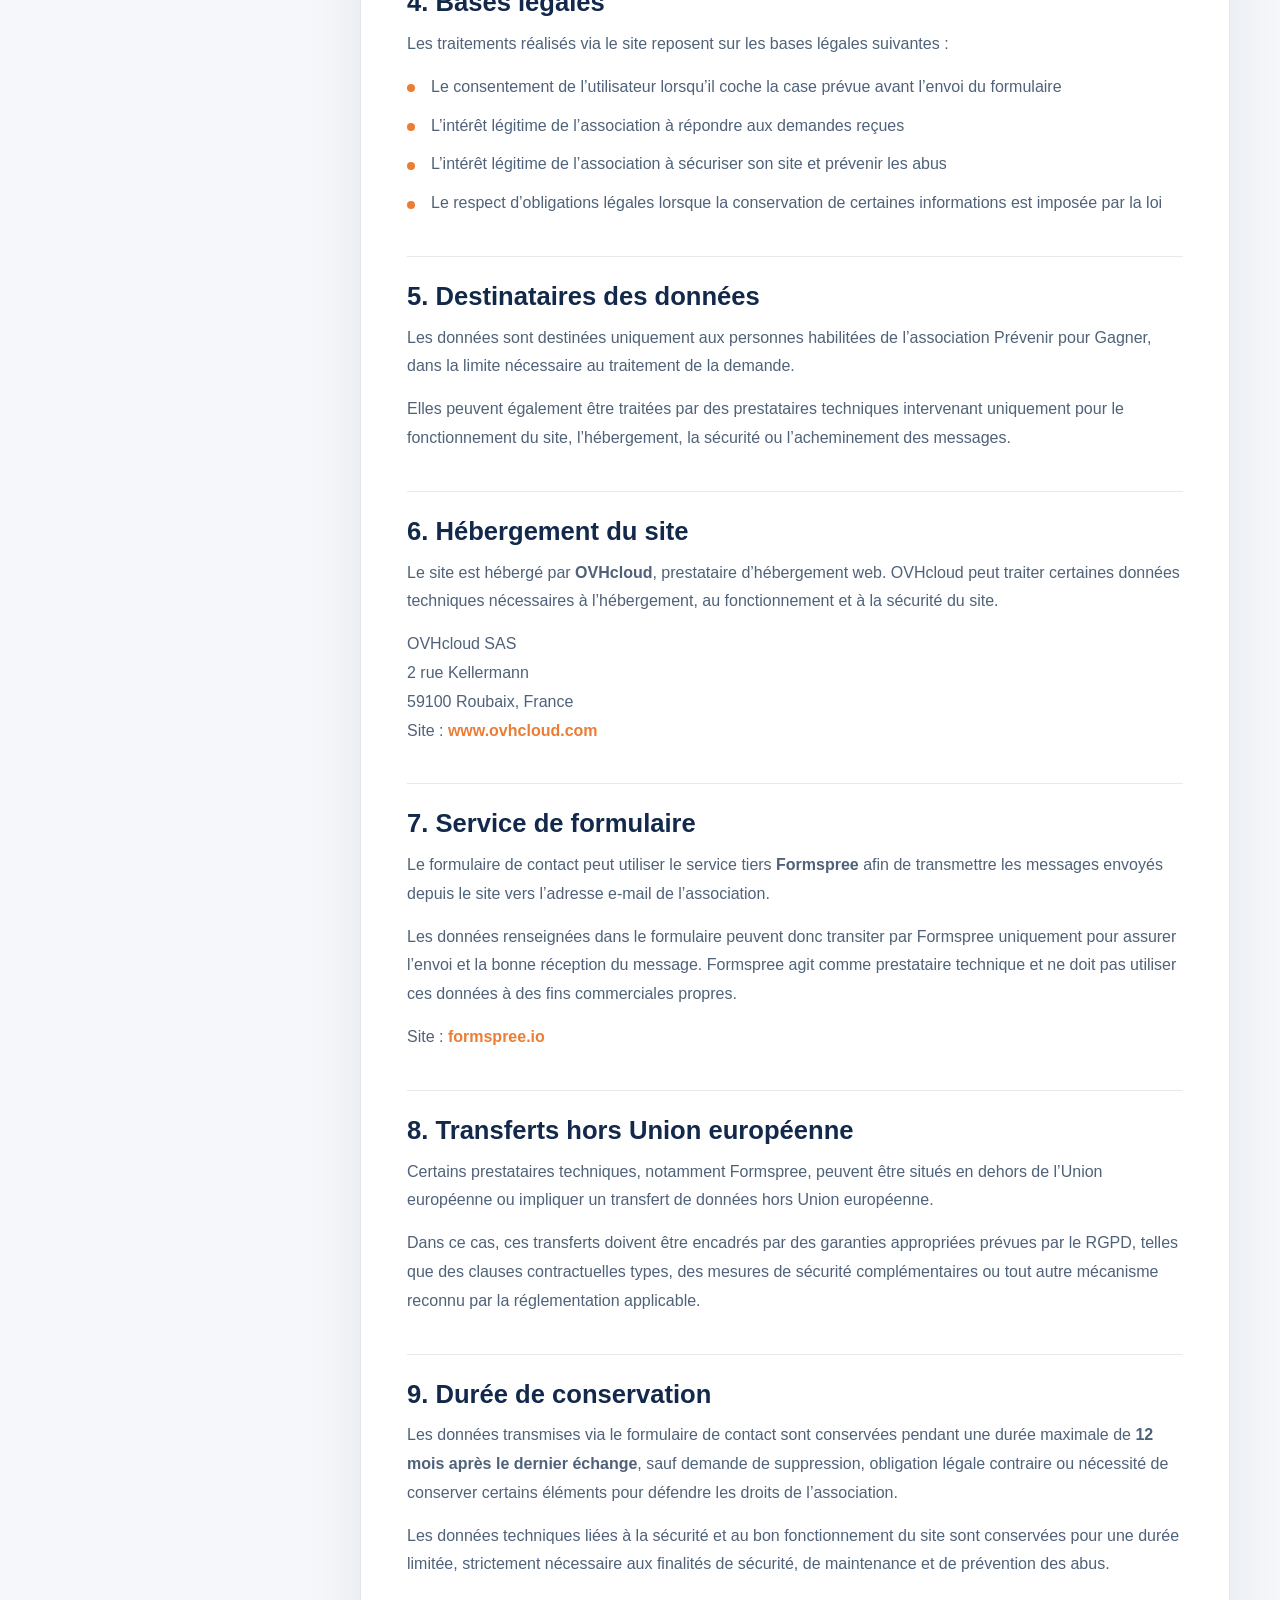
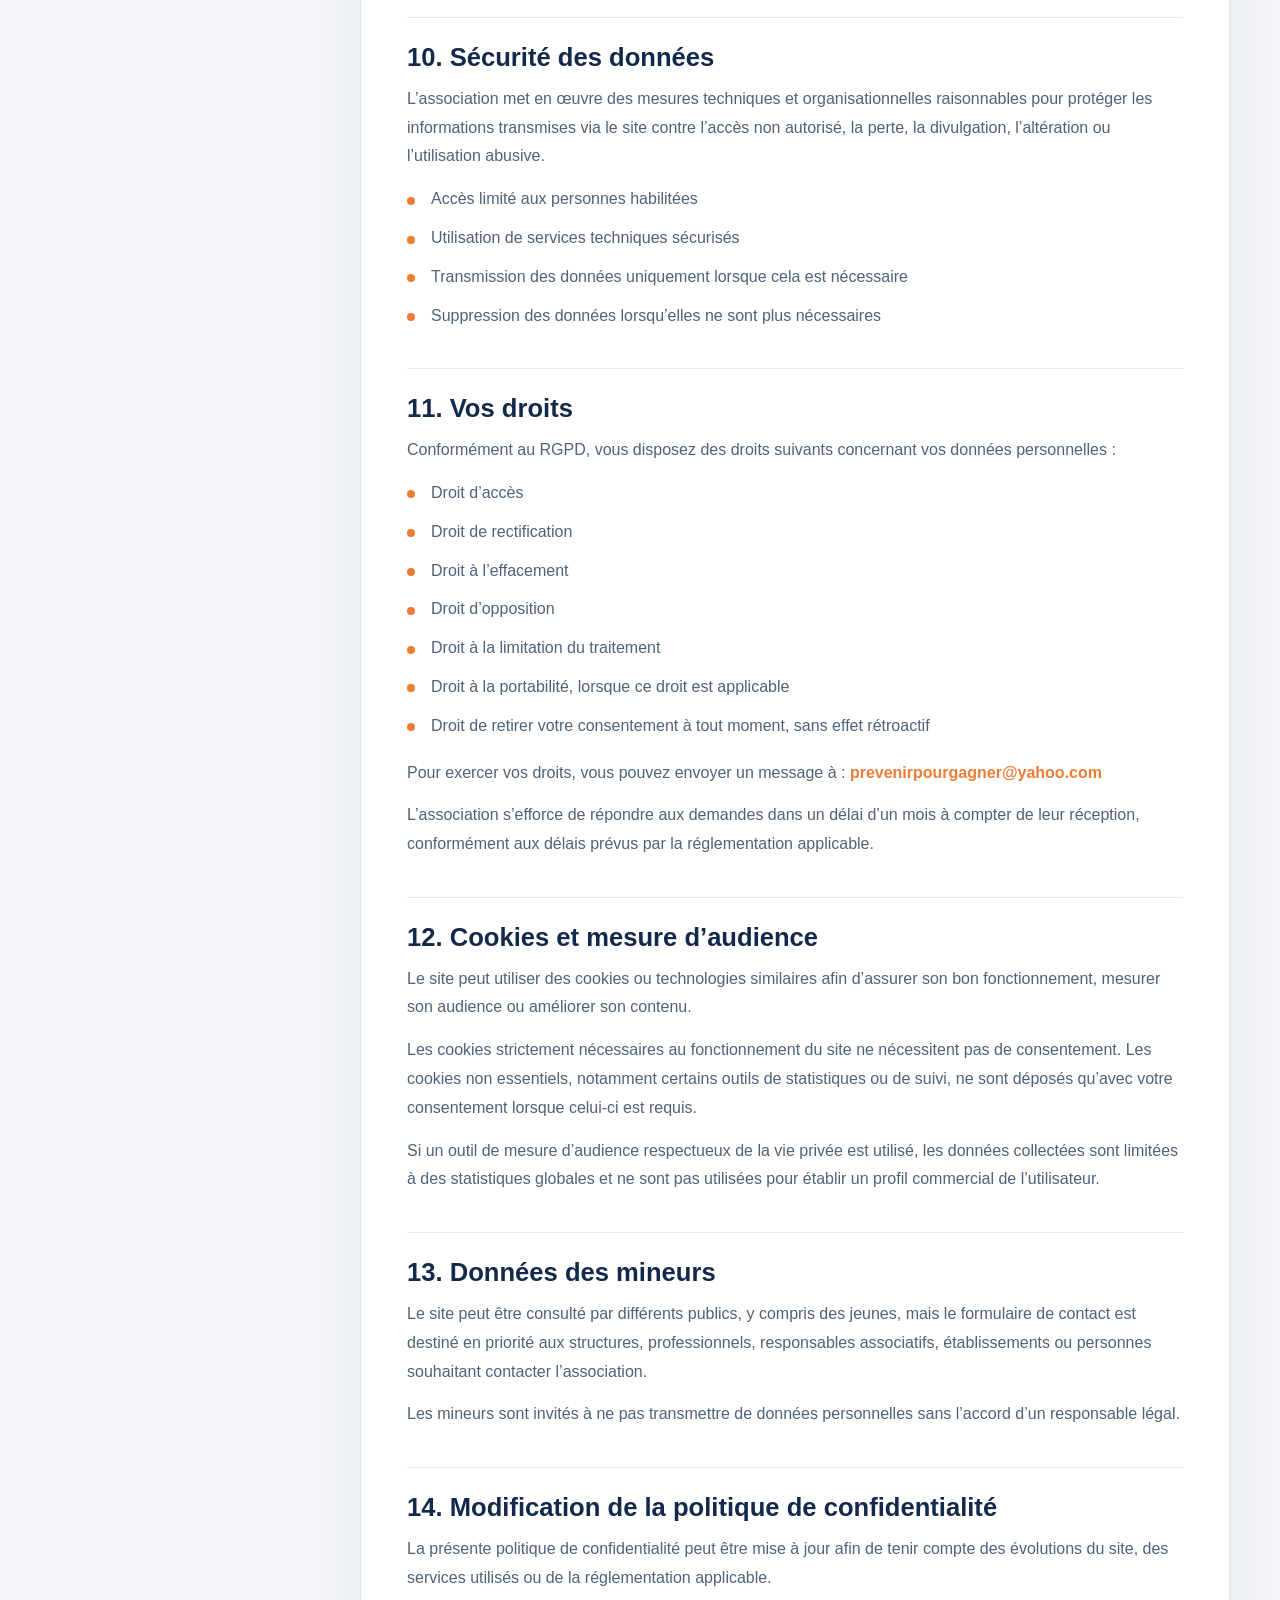
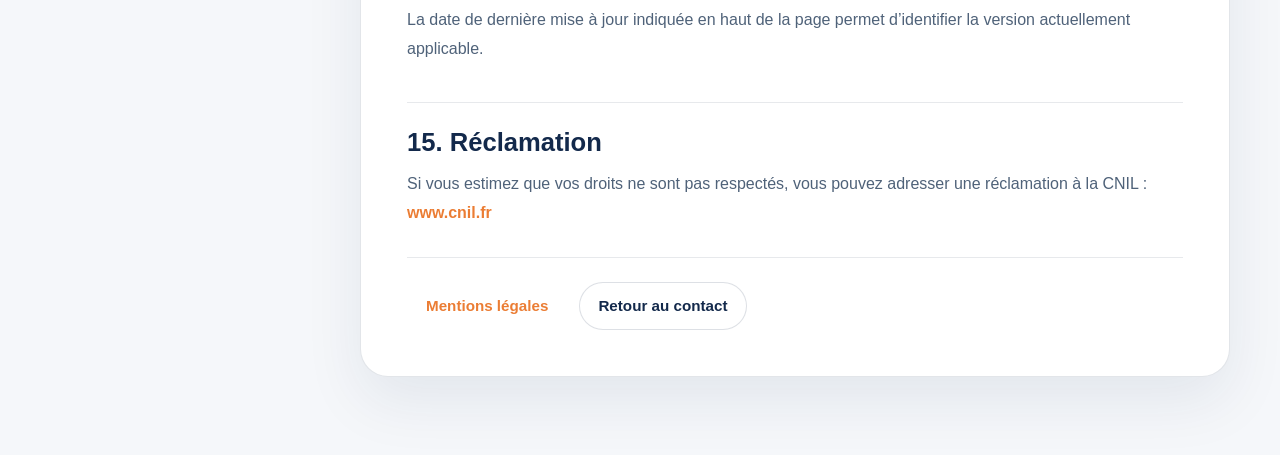
<file: politique-confidentialite.html>
<!DOCTYPE html>
<html lang="fr" class="legal-page">
<head>
  <meta charset="UTF-8">
  <title>Politique de confidentialité · Prévenir pour Gagner</title>
  <meta name="viewport" content="width=device-width, initial-scale=1.0">
  <meta name="description" content="Politique de confidentialité du site Prévenir pour Gagner : collecte, utilisation, conservation et protection des données personnelles.">
  <link rel="stylesheet" href="style.css">
</head>
<body>

<section class="legal-hero">
  <div class="container">
    <p class="eyebrow">Protection des données</p>
    <h1>Politique de confidentialité</h1>
    <p>
      Cette page explique clairement quelles données peuvent être collectées via le site,
      pourquoi elles sont utilisées et comment vous pouvez exercer vos droits.
    </p>
  </div>
</section>

<section class="legal-section">
  <div class="container legal-layout">

    <aside class="legal-summary">
      <h2>Sommaire</h2>
      <p>Accédez rapidement aux informations importantes.</p>
      <a href="#responsable">Responsable</a>
      <a href="#donnees">Données collectées</a>
      <a href="#finalite">Finalités</a>
      <a href="#base-legale">Bases légales</a>
      <a href="#destinataires">Destinataires</a>
      <a href="#hebergement">Hébergement</a>
      <a href="#formspree">Formulaire</a>
      <a href="#transferts">Transferts</a>
      <a href="#duree">Conservation</a>
      <a href="#securite">Sécurité</a>
      <a href="#droits">Vos droits</a>
      <a href="#cookies">Cookies</a>
      <a href="#mineurs">Mineurs</a>
      <a href="#reclamation">Réclamation</a>
    </aside>

    <main class="legal-card">
      <div class="legal-meta">Dernière mise à jour : 2 mai 2026</div>

      <h2 id="responsable">1. Responsable du traitement</h2>
      <p>
        Le site est édité par l’association <strong>Prévenir pour Gagner</strong>.
        L’association est responsable du traitement des données personnelles collectées via le site.
      </p>
      <p>
        Contact pour toute question relative aux données personnelles :
        <a href="mailto:prevenirpourgagner@yahoo.com">prevenirpourgagner@yahoo.com</a>
      </p>

      <h2 id="donnees">2. Données collectées</h2>
      <p>
        Lorsque vous utilisez le formulaire de contact, les données suivantes peuvent être collectées :
      </p>
      <ul>
        <li>Nom, prénom ou nom de la structure</li>
        <li>Adresse e-mail</li>
        <li>Numéro de téléphone, si renseigné</li>
        <li>Contenu du message envoyé</li>
        <li>Date et heure d’envoi du formulaire</li>
        <li>Données techniques nécessaires au bon fonctionnement et à la sécurité du site, comme l’adresse IP ou certaines informations de navigation</li>
      </ul>
      <p>
        Aucune donnée sensible au sens du RGPD n’est demandée volontairement via le formulaire du site.
        Il est recommandé de ne pas transmettre d’informations sensibles dans le message libre.
      </p>

      <h2 id="finalite">3. Finalités du traitement</h2>
      <p>
        Les données transmises via le formulaire sont utilisées uniquement pour :
      </p>
      <ul>
        <li>Répondre à votre demande de contact</li>
        <li>Vous recontacter si nécessaire</li>
        <li>Assurer le suivi des échanges avec l’association</li>
        <li>Prévenir les abus, les spams ou les utilisations frauduleuses du formulaire</li>
        <li>Assurer le bon fonctionnement technique et la sécurité du site</li>
      </ul>

      <div class="legal-highlight">
        <p>
          Les données ne sont ni vendues, ni louées, ni utilisées à des fins commerciales ou publicitaires.
        </p>
      </div>

      <h2 id="base-legale">4. Bases légales</h2>
      <p>
        Les traitements réalisés via le site reposent sur les bases légales suivantes :
      </p>
      <ul>
        <li>Le consentement de l’utilisateur lorsqu’il coche la case prévue avant l’envoi du formulaire</li>
        <li>L’intérêt légitime de l’association à répondre aux demandes reçues</li>
        <li>L’intérêt légitime de l’association à sécuriser son site et prévenir les abus</li>
        <li>Le respect d’obligations légales lorsque la conservation de certaines informations est imposée par la loi</li>
      </ul>

      <h2 id="destinataires">5. Destinataires des données</h2>
      <p>
        Les données sont destinées uniquement aux personnes habilitées de l’association Prévenir pour Gagner,
        dans la limite nécessaire au traitement de la demande.
      </p>
      <p>
        Elles peuvent également être traitées par des prestataires techniques intervenant uniquement pour le fonctionnement du site,
        l’hébergement, la sécurité ou l’acheminement des messages.
      </p>

      <h2 id="hebergement">6. Hébergement du site</h2>
      <p>
        Le site est hébergé par <strong>OVHcloud</strong>, prestataire d’hébergement web.
        OVHcloud peut traiter certaines données techniques nécessaires à l’hébergement, au fonctionnement et à la sécurité du site.
      </p>
      <p>
        OVHcloud SAS<br>
        2 rue Kellermann<br>
        59100 Roubaix, France<br>
        Site : <a href="https://www.ovhcloud.com" target="_blank" rel="noopener noreferrer">www.ovhcloud.com</a>
      </p>

      <h2 id="formspree">7. Service de formulaire</h2>
      <p>
        Le formulaire de contact peut utiliser le service tiers <strong>Formspree</strong> afin de transmettre les messages envoyés depuis le site
        vers l’adresse e-mail de l’association.
      </p>
      <p>
        Les données renseignées dans le formulaire peuvent donc transiter par Formspree uniquement pour assurer l’envoi et la bonne réception du message.
        Formspree agit comme prestataire technique et ne doit pas utiliser ces données à des fins commerciales propres.
      </p>
      <p>
        Site : <a href="https://formspree.io" target="_blank" rel="noopener noreferrer">formspree.io</a>
      </p>

      <h2 id="transferts">8. Transferts hors Union européenne</h2>
      <p>
        Certains prestataires techniques, notamment Formspree, peuvent être situés en dehors de l’Union européenne ou impliquer un transfert de données hors Union européenne.
      </p>
      <p>
        Dans ce cas, ces transferts doivent être encadrés par des garanties appropriées prévues par le RGPD,
        telles que des clauses contractuelles types, des mesures de sécurité complémentaires ou tout autre mécanisme reconnu par la réglementation applicable.
      </p>

      <h2 id="duree">9. Durée de conservation</h2>
      <p>
        Les données transmises via le formulaire de contact sont conservées pendant une durée maximale de <strong>12 mois après le dernier échange</strong>,
        sauf demande de suppression, obligation légale contraire ou nécessité de conserver certains éléments pour défendre les droits de l’association.
      </p>
      <p>
        Les données techniques liées à la sécurité et au bon fonctionnement du site sont conservées pour une durée limitée,
        strictement nécessaire aux finalités de sécurité, de maintenance et de prévention des abus.
      </p>

      <h2 id="securite">10. Sécurité des données</h2>
      <p>
        L’association met en œuvre des mesures techniques et organisationnelles raisonnables pour protéger les informations transmises via le site
        contre l’accès non autorisé, la perte, la divulgation, l’altération ou l’utilisation abusive.
      </p>
      <ul>
        <li>Accès limité aux personnes habilitées</li>
        <li>Utilisation de services techniques sécurisés</li>
        <li>Transmission des données uniquement lorsque cela est nécessaire</li>
        <li>Suppression des données lorsqu’elles ne sont plus nécessaires</li>
      </ul>

      <h2 id="droits">11. Vos droits</h2>
      <p>
        Conformément au RGPD, vous disposez des droits suivants concernant vos données personnelles :
      </p>
      <ul>
        <li>Droit d’accès</li>
        <li>Droit de rectification</li>
        <li>Droit à l’effacement</li>
        <li>Droit d’opposition</li>
        <li>Droit à la limitation du traitement</li>
        <li>Droit à la portabilité, lorsque ce droit est applicable</li>
        <li>Droit de retirer votre consentement à tout moment, sans effet rétroactif</li>
      </ul>
      <p>
        Pour exercer vos droits, vous pouvez envoyer un message à :
        <a href="mailto:prevenirpourgagner@yahoo.com">prevenirpourgagner@yahoo.com</a>
      </p>
      <p>
        L’association s’efforce de répondre aux demandes dans un délai d’un mois à compter de leur réception,
        conformément aux délais prévus par la réglementation applicable.
      </p>

      <h2 id="cookies">12. Cookies et mesure d’audience</h2>
      <p>
        Le site peut utiliser des cookies ou technologies similaires afin d’assurer son bon fonctionnement,
        mesurer son audience ou améliorer son contenu.
      </p>
      <p>
        Les cookies strictement nécessaires au fonctionnement du site ne nécessitent pas de consentement.
        Les cookies non essentiels, notamment certains outils de statistiques ou de suivi, ne sont déposés qu’avec votre consentement lorsque celui-ci est requis.
      </p>
      <p>
        Si un outil de mesure d’audience respectueux de la vie privée est utilisé, les données collectées sont limitées à des statistiques globales
        et ne sont pas utilisées pour établir un profil commercial de l’utilisateur.
      </p>

      <h2 id="mineurs">13. Données des mineurs</h2>
      <p>
        Le site peut être consulté par différents publics, y compris des jeunes, mais le formulaire de contact est destiné en priorité
        aux structures, professionnels, responsables associatifs, établissements ou personnes souhaitant contacter l’association.
      </p>
      <p>
        Les mineurs sont invités à ne pas transmettre de données personnelles sans l’accord d’un responsable légal.
      </p>

      <h2>14. Modification de la politique de confidentialité</h2>
      <p>
        La présente politique de confidentialité peut être mise à jour afin de tenir compte des évolutions du site,
        des services utilisés ou de la réglementation applicable.
      </p>
      <p>
        La date de dernière mise à jour indiquée en haut de la page permet d’identifier la version actuellement applicable.
      </p>

      <h2 id="reclamation">15. Réclamation</h2>
      <p>
        Si vous estimez que vos droits ne sont pas respectés, vous pouvez adresser une réclamation à la CNIL :
        <a href="https://www.cnil.fr" target="_blank" rel="noopener noreferrer">www.cnil.fr</a>
      </p>

      <div class="legal-actions">
        <a href="mentions-legales.html" class="btn">Mentions légales</a>
        <a href="contact.html" class="btn btn-secondary">Retour au contact</a>
      </div>
    </main>

  </div>
</section>

</body>
</html>
</file>
<file: style.css>
:root {
  --accent: #eb7d34;
  --navy: #13294b;
  --bg: #f5f7fa;
  --surface: #ffffff;
  --muted: #667085;
  --line: rgba(16, 41, 72, 0.12);
  --text: #162238;
  --shadow: 0 24px 60px rgba(16, 41, 72, 0.08);
  --max: 1180px;
  --radius: 8px;
}
* { box-sizing: border-box; }
html { scroll-behavior: smooth; }
body {
  margin: 0;
  font-family: Arial, Helvetica, sans-serif;
  color: var(--text);
  background: var(--bg);
  line-height: 1.6;
}
img { max-width: 100%; display: block; }
a { color: inherit; text-decoration: none; }
.container { width: min(var(--max), calc(100% - 32px)); margin: 0 auto; }
.site-header {
  position: sticky; top: 0; z-index: 30;
  background: rgba(255,255,255,0.94); border-bottom: 1px solid var(--line); backdrop-filter: blur(12px);
}
.header-inner {
  display: flex; align-items: center; justify-content: space-between; min-height: 78px; gap: 20px;
}
.brand { display: flex; align-items: center; gap: 14px; font-weight: 700; color: var(--navy); letter-spacing: .04em; text-transform: uppercase; font-size: .88rem; }
.brand img { width: 58px; height: 58px; object-fit: contain; }
.nav-menu { display: flex; gap: 26px; align-items: center; }
.nav-menu a { font-size: .96rem; color: var(--navy); position: relative; padding-bottom: 4px; }
.nav-menu a.active, .nav-menu a:hover { color: var(--accent); }
.nav-toggle { display:none; width:44px; height:44px; border:1px solid var(--line); background:#fff; }
.hero {
  position: relative;
  min-height: 78vh;
  color: #ffff;
  background:
    linear-gradient(rgba(13, 29, 50, 0.55), rgba(13, 29, 50, 0.6)),
    radial-gradient(circle at top left, rgba(235,125,52,0.22), transparent 34%),
    linear-gradient(120deg, rgba(19,41,75,0.72), rgba(19,41,75,0.34)),
    url('logo.jpg') center/cover no-repeat;
}
.hero::after {
  content: "";
  position: absolute; inset: 0;
  background: linear-gradient(180deg, rgba(0,0,0,0.04), rgba(0,0,0,0.22));
}
.hero-inner { position: relative; z-index: 1; display:flex; align-items:end; min-height:78vh; padding: 100px 0 74px; }
.hero-card {
  max-width: 720px;
  padding: 28px 32px;
  background: rgba(16, 41, 72, 0.50);
  border-left: 5px solid var(--accent);
  box-shadow: var(--shadow);
}
.hero-kicker { text-transform: uppercase; letter-spacing: .14em; font-size: .78rem; color: #dbe4f1; margin-bottom: 8px; }
.hero h1 { 
  font-size: clamp(1.25rem, 3.5vw, 3.75rem); 
  line-height: 1.02; 
  margin: 0 0 14px; 
}
.hero p { font-size: 1.05rem; color: rgba(255,255,255,0.92); margin: 0 0 20px; max-width: 60ch; }
.actions-row { display:flex; gap: 14px; flex-wrap: wrap; }
.btn {
  display:inline-flex; align-items:center; justify-content:center; min-height: 48px; padding: 0 18px;
  border: 1px solid transparent; font-weight: 700; font-size: .95rem;
}
.btn-primary { background: var(--accent); color:#fff; }
.btn-secondary { background: rgba(255,255,255,0.14); color:#fff; border-color: rgba(255,255,255,0.35); }

.section { padding: 76px 0; }
.section-tight { padding: 52px 0; }
.eyebrow { text-transform: uppercase; letter-spacing: .12em; color: var(--accent); font-size: .78rem; margin-bottom: 8px; font-weight: 700; }
.section h2 { margin: 0 0 14px; font-size: clamp(1.7rem, 2.2vw, 2.8rem); line-height: 1.08; color: var(--navy); }
.lead { font-size: 1.06rem; color: #405168; max-width: 68ch; }
.panel { background: var(--surface); border:1px solid var(--line); box-shadow: var(--shadow); }
.intro-grid {
  display:grid; grid-template-columns: 1.2fr .8fr; gap: 28px; align-items: stretch;
}
.text-panel { padding: 34px; }
.info-list { display:grid; gap: 14px; margin-top: 26px; }
.info-item { padding-top: 14px; border-top: 1px solid var(--line); }
.info-item strong { display:block; color: var(--navy); margin-bottom: 4px; }
.image-panel {
  min-height: 360px; position: relative; overflow: hidden;
  background:
    /* linear-gradient(rgba(16,41,72,0.2), rgba(16,41,72,0.2)), */
    url('logo.jpg') center/contain no-repeat;
    /* linear-gradient(135deg, rgba(235,125,52,0.18), rgba(255,255,255,0.05)); */
  background-color: #eef2f6;
}
.image-caption {
  position: absolute; left: 18px; bottom: 18px; right: 18px;
  background: rgba(255,255,255,0.92); color: var(--navy); padding: 12px 14px;
  border-left: 4px solid var(--accent); font-size: .93rem;
}
.cards-3 { display:grid; grid-template-columns: repeat(3, 1fr); gap: 22px; }
.card {
  background: var(--surface); border: 1px solid var(--line); padding: 26px; box-shadow: var(--shadow);
}
.card .number { color: var(--accent); font-size: 2rem; line-height: 1; margin-bottom: 12px; font-weight: 700; }
.card h3 { margin: 0 0 10px; color: var(--navy); font-size: 1.18rem; }
.card p { margin: 0; color: #4b5d74; }

.story-band {
  background: var(--navy);
}
.panel-text-panel {
  background-color: #fff;
  border-left: 4px solid var(--accent); font-size: .93rem;
  text-align: absolute; 
  padding: 22px 18px;
}
.story-band .container { display:grid; grid-template-columns: .95fr 1.05fr; gap: 26px; align-items: center;}
.story-band h2 { color:#fff; }
.story-band .lead { color: rgba(255,255,255,0.86); }

.photo-strip { display: grid; grid-template-columns: repeat(3, 1fr); gap: 18px; }
.photo-card {
  min-height: 300px;
  position: relative;
  overflow: hidden;
  cursor: pointer;
  background: #eef2f6;
  border: 1px solid var(--line);
  box-shadow: var(--shadow);
}

.photo-card img {
  width: 100%;
  height: 100%;
  min-height: 300px;
  object-fit: contain;
  object-position: center;
  display: block;
}

.photo-card::after {
  content: "";
  position: absolute;
  inset: 0;
  z-index: 1;
  background: linear-gradient(
    180deg,
    rgba(16, 41, 72, 0.04) 0%,
    rgba(16, 41, 72, 0.28) 42%,
    rgba(16, 41, 72, 0.88) 100%
  );
}

.photo-card:nth-child(2) {
  min-height: 300px;
}

.photo-card:nth-child(3) {
  background-position: center;
}

.photo-overlay {
  position: absolute;
  left: 0;
  right: 0;
  bottom: 0;
  z-index: 2;
  padding: 24px;
  color: #fff;
}

.photo-overlay .tag {
  display: inline-block;
  background: rgba(235, 125, 52, 0.96);
  padding: 6px 10px;
  font-size: .8rem;
  margin-bottom: 10px;
  font-weight: 700;
}

.photo-overlay h3 {
  margin: 0 0 8px;
  font-size: 1.25rem;
  line-height: 1.25;
  color: #fff;
  text-shadow: 0 2px 14px rgba(0, 0, 0, 0.35);
}

.photo-overlay p {
  margin: 0;
  color: rgba(255, 255, 255, 0.96);
  font-size: .95rem;
  line-height: 1.55;
  text-shadow: 0 2px 14px rgba(0, 0, 0, 0.35);
}

.slider {
  position: relative; min-height: 380px;
}
.slider-slide {
  position: absolute; inset: 0; opacity: 0; pointer-events: none; transition: opacity .6s ease;
}
.slider-slide.active { opacity: 1; pointer-events: auto; }
.slider-pane {
  min-height: 380px; display:grid; grid-template-columns: 1.1fr .9fr; background: var(--surface); border:1px solid var(--line); box-shadow: var(--shadow);
}
.slider-image {
  background:
    linear-gradient(180deg, rgba(16,41,72,0.10), rgba(16,41,72,0.42)),
    url('logo.jpg') center/cover no-repeat;
}
.slider-copy { padding: 30px; display:flex; flex-direction:column; justify-content:center; }
.slider-copy h3 { margin: 0 0 10px; color: var(--navy); font-size: 1.45rem; }
.slider-copy p { margin: 0 0 14px; color: #4f6279; }
.slider-meta { color: var(--accent); font-weight: 700; font-size: .9rem; }
.slider-dots { margin-top: 16px; display:flex; gap: 8px; }
.slider-dot { width: 12px; height: 12px; border-radius: 999px; background: #d6dde5; border:0; }
.slider-dot.active { background: var(--accent); }

.quote-grid { display:grid; grid-template-columns: repeat(3, 1fr); gap: 18px; }
.quote {
  background: var(--surface); border-top: 4px solid var(--accent); padding: 24px; box-shadow: var(--shadow);
}
.quote p { margin-top: 0; color: #44566d; }
.quote strong { color: var(--navy); }

.cta-banner {
  background: linear-gradient(135deg, var(--navy), #1a3d69);
  color:#fff;
}
.cta-banner .container {
  display:flex; justify-content: space-between; align-items: center; gap: 20px; padding: 18px 0;
}
.cta-banner h3 { margin:0; font-size: 1.4rem; }

/* .footer {
  background:#0d1f37; color:#fff; padding: 34px 0;
}
.footer-grid { display:grid; grid-template-columns: 1fr auto; gap: 20px; align-items:center; }
.footer p { margin: 6px 0 0; color: rgba(255,255,255,0.82); } */

.page-hero {
  padding: 84px 0 46px; background: #e9eef4;
  border-bottom: 1px solid var(--line);
}
.page-hero h1 { margin:0 0 12px; color: var(--navy); font-size: clamp(2rem,3vw,3.2rem); }
.page-grid { display:grid; grid-template-columns: 1fr 1fr; gap: 24px; }
.list-box { padding: 26px; background:#fff; border:1px solid var(--line); box-shadow: var(--shadow); }
.list-box ul { margin: 12px 0 0; padding-left: 20px; }
.list-box li { margin-bottom: 10px; color: #486079; }
.gallery-grid {
  display:grid; grid-template-columns: repeat(3, 1fr); gap: 18px;
}
.gallery-item {
  min-height: 260px; background:
    linear-gradient(180deg, rgba(16,41,72,0.08), rgba(16,41,72,0.54)),
    url('logo.jpg') center/cover no-repeat;
  position: relative; overflow: hidden; cursor:pointer; border:1px solid var(--line); box-shadow: var(--shadow);
}
.gallery-item:nth-child(4), .gallery-item:nth-child(5) { min-height: 320px; }
.gallery-item .gallery-label {
  position:absolute; left: 18px; right: 18px; bottom: 18px; color:#fff;
}
.gallery-label span {
  display:inline-block; font-size: .78rem; letter-spacing:.08em; text-transform:uppercase;
  background: rgba(235,125,52,0.9); padding: 5px 9px; margin-bottom: 10px;
}
.gallery-modal {
  position: fixed; inset: 0; background: rgba(10,19,34,0.72); display:none; align-items:center; justify-content:center; z-index: 100;
  padding: 20px;
}
.gallery-modal.open { display:flex; }
.gallery-modal-card {
  width:min(760px, 100%); background:#fff; color:var(--text); box-shadow: var(--shadow);
}
.gallery-modal-head { display:flex; align-items:center; justify-content:space-between; padding: 20px 24px; border-bottom:1px solid var(--line); }
.gallery-modal-body { padding: 24px; }
.gallery-modal-close { background:#fff; border:1px solid var(--line); width:40px; height:40px; }
.gallery-modal-meta { color: var(--accent); font-weight:700; margin-bottom: 12px; }

[data-reveal] { opacity: 0; transform: translateY(16px); transition: opacity .55s ease, transform .55s ease; }
[data-reveal].revealed { opacity: 1; transform: translateY(0); }

.variant-classic .hero-card { max-width: 680px; }
.variant-editorial .hero-card { background: rgba(255,255,255,0.88); color: var(--navy); }
.variant-editorial .hero p, .variant-editorial .hero-kicker { color: #3c5069; }
.variant-editorial .btn-secondary { background: transparent; color: var(--navy); border-color: rgba(16,41,72,.2); }
.variant-terrain .hero-card { border-left-width: 0; border-top: 5px solid var(--accent); }
.variant-terrain .photo-strip { grid-template-columns: 1.1fr .9fr 1fr; }
.variant-institution .card, .variant-institution .quote, .variant-institution .panel { box-shadow:none; }
.variant-institution .hero-card { box-shadow:none; background: rgba(16,41,72,0.66); }
.variant-conference .slider-pane { grid-template-columns: .9fr 1.1fr; }
.variant-conference .photo-card { min-height: 300px; }
.variant-gallery .gallery-grid { grid-template-columns: 1.1fr .9fr .9fr; }
.variant-gallery .gallery-item:first-child { grid-row: span 2; min-height: 100%; }
.variant-gallery .intro-grid { grid-template-columns: .9fr 1.1fr; }

@media (max-width: 900px) {
  .nav-toggle { display:block; }
  .nav-menu {
    position: absolute; left: 16px; right: 16px; top: 78px; background:#fff; border:1px solid var(--line);
    flex-direction: column; align-items:flex-start; gap:0; display:none; padding: 10px 0;
  }
  .nav-menu.open { display:flex; }
  .nav-menu a { width:100%; padding: 12px 16px; }
  .intro-grid, .story-band .container, .page-grid, .slider-pane, .cards-3, .quote-grid, .photo-strip, .gallery-grid {
    grid-template-columns: 1fr;
  }
  .cta-banner .container {
    display: grid;
    grid-template-columns: 1fr;
  }

  .footer-grid {
    grid-template-columns: 1fr;
  }
  .slider { min-height: 560px; }
  .slider-slide, .slider-pane { min-height: 560px; position: relative; }
  .hero-inner { align-items:center; }
}

@media (max-width: 640px) {
  .hero-card { padding: 22px; }
  .section { padding: 58px 0; }
  .text-panel, .card, .quote, .slider-copy, .list-box, .gallery-modal-body { padding: 20px; }
  .hero h1 { font-size: 1.75rem; }
}

[data-reveal] {
  opacity: 0;
  transform: translateY(22px);
  transition: opacity 0.7s ease, transform 0.7s ease;
}

[data-reveal].revealed {
  opacity: 1;
  transform: translateY(0);
}

body.modal-open {
  overflow: hidden;
}

/* Interventions Slider - REPLACED SECTION */
.interventions-slider {
  position: relative;
  width: 100%;
  overflow: hidden;
  padding: 18px 72px;
}

.interventions-track {
  display: flex;
  gap: 22px;
  transition: transform 0.7s ease;
  will-change: transform;
}

.intervention-card {
  min-width: calc((100% - 44px) / 3);
  background: #ffffff;
  border: 1px solid rgba(15, 33, 58, 0.08);
  box-shadow: 0 18px 40px rgba(16, 41, 72, 0.08);
  overflow: hidden;
  flex-shrink: 0;
  transition: transform 0.3s ease, box-shadow 0.3s ease, opacity 0.3s ease, border-color 0.3s ease;
  opacity: 0.72;
}

.intervention-card.is-active {
  transform: translateY(-10px) scale(1.02);
  box-shadow: 0 28px 58px rgba(16, 41, 72, 0.16);
  border-color: rgba(235, 125, 52, 0.45);
  opacity: 1;
}

.intervention-card:hover {
  transform: translateY(-6px);
  box-shadow: 0 24px 50px rgba(16, 41, 72, 0.14);
}

.intervention-card.is-active:hover {
  transform: translateY(-10px) scale(1.02);
}

.intervention-card-image {
  height: 220px;
  background-size: cover;
  background-position: center;
  background-repeat: no-repeat;
}

.intervention-card-image.college {
  background-image:
    linear-gradient(180deg, rgba(16,41,72,0.10), rgba(16,41,72,0.30)),
    url('logo.jpg');
}

.intervention-card-image.lycee {
  background-image:
    linear-gradient(180deg, rgba(16,41,72,0.10), rgba(16,41,72,0.30)),
    url('logo.jpg');
}

.intervention-card-image.jeunesse {
  background-image:
    linear-gradient(180deg, rgba(16,41,72,0.10), rgba(16,41,72,0.30)),
    url('logo.jpg');
}

.intervention-card-image.mission-locale {
  background-image:
    linear-gradient(180deg, rgba(16,41,72,0.10), rgba(16,41,72,0.30)),
    url('logo.jpg');
}

.intervention-card-image.sport {
  background-image:
    linear-gradient(180deg, rgba(16,41,72,0.10), rgba(16,41,72,0.30)),
    url('logo.jpg');
}

.intervention-card-image.encadrants {
  background-image:
    linear-gradient(180deg, rgba(16,41,72,0.10), rgba(16,41,72,0.30)),
    url('logo.jpg');
}

.intervention-card-content {
  padding: 18px;
}

.intervention-card-content .tag {
  display: inline-flex;
  align-items: center;
  min-height: 30px;
  padding: 0 10px;
  background: rgba(235,125,52,0.12);
  color: var(--accent);
  font-size: 0.8rem;
  font-weight: 700;
  text-transform: uppercase;
  letter-spacing: 0.04em;
}

.intervention-card-content h3 {
  margin: 12px 0 8px;
  color: #102948;
  font-size: 1.12rem;
  line-height: 1.25;
}

.intervention-card-content p {
  margin: 0;
  color: #506277;
  font-size: 0.95rem;
  line-height: 1.6;
}

.intervention-card-actions {
  margin-top: 18px;
  display: flex;
  gap: 10px;
  flex-wrap: wrap;
}

.intervention-select,
.intervention-more {
  min-height: 42px;
  padding: 0 16px;
  border: 1px solid rgba(15, 33, 58, 0.12);
  background: #fff;
  color: var(--navy);
  font-size: 0.92rem;
  font-weight: 700;
  cursor: pointer;
  transition: all 0.25s ease;
}

.intervention-select:hover,
.intervention-more:hover {
  border-color: var(--accent);
  color: var(--accent);
}

.intervention-more {
  background: var(--accent);
  border-color: var(--accent);
  color: #fff;
}

.intervention-more:hover {
  background: #d86d28;
  border-color: #d86d28;
  color: #fff;
}

.interventions-arrow {
  position: absolute;
  top: 50%;
  transform: translateY(-50%);
  width: 48px;
  height: 48px;
  border: 1px solid rgba(15, 33, 58, 0.1);
  background: rgba(255,255,255,0.96);
  color: var(--navy);
  font-size: 1.8rem;
  line-height: 1;
  cursor: pointer;
  z-index: 3;
  box-shadow: 0 16px 30px rgba(16, 41, 72, 0.10);
  transition: all 0.25s ease;
}

.interventions-arrow:hover {
  background: var(--accent);
  border-color: var(--accent);
  color: #fff;
}

.interventions-arrow-prev {
  left: 6px;
}

.interventions-arrow-next {
  right: 6px;
}

.interventions-helper-text {
  margin-top: 18px;
}

.interventions-helper-text p {
  margin: 0;
  color: #506277;
  font-size: 0.95rem;
}

@media (max-width: 900px) {
  .interventions-slider {
    padding: 16px 58px;
  }

  .intervention-card {
    min-width: calc((100% - 22px) / 2);
    opacity: 1;
  }
}

@media (max-width: 640px) {
  .interventions-slider {
    padding: 12px 0 0;
  }

  .interventions-track {
    gap: 16px;
  }

  .intervention-card {
    min-width: 100%;
  }

  .interventions-arrow {
    position: static;
    transform: none;
    margin-top: 14px;
  }

  .interventions-arrow-prev,
  .interventions-arrow-next {
    left: auto;
    right: auto;
  }

  .interventions-slider {
    display: flex;
    flex-direction: column;
  }

  .intervention-card-actions {
    flex-direction: column;
  }

  .intervention-select,
  .intervention-more {
    width: 100%;
    justify-content: center;
    display: inline-flex;
    align-items: center;
  }
}

.gallery-modal {
  position: fixed;
  inset: 0;
  background: rgba(8, 18, 35, 0.6);
  display: flex;
  align-items: center;
  justify-content: center;
  padding: 24px;
  opacity: 0;
  pointer-events: none;
  transition: opacity 0.25s ease;
  z-index: 999;
}

.gallery-modal.open {
  opacity: 1;
  pointer-events: auto;
}

.gallery-modal-card {
  width: min(720px, 100%);
  background: #ffffff;
  box-shadow: 0 24px 60px rgba(0, 0, 0, 0.2);
  overflow: hidden;
}

.gallery-modal-head {
  display: flex;
  align-items: flex-start;
  justify-content: space-between;
  gap: 18px;
  padding: 22px 24px 12px;
  border-bottom: 1px solid rgba(15, 33, 58, 0.08);
}

.gallery-modal-meta {
  color: #f07b2d;
  font-size: 0.9rem;
  font-weight: 700;
  margin-bottom: 6px;
}

.gallery-modal-title {
  margin: 0;
  color: #102948;
  font-size: 1.5rem;
  line-height: 1.2;
}

.gallery-modal-close {
  border: 0;
  background: #f3f6fa;
  color: #102948;
  width: 40px;
  height: 40px;
  font-size: 1.1rem;
  cursor: pointer;
  flex-shrink: 0;
}

.gallery-modal-body {
  padding: 22px 24px 26px;
}

.gallery-modal-text {
  margin: 0;
  color: #4a5d72;
  line-height: 1.8;
}

@media (max-width: 900px) {
  .intervention-card {
    min-width: calc(50% - 9px);
  }
}

@media (max-width: 640px) {
  .intervention-card {
    min-width: 100%;
  }

  .gallery-modal {
    padding: 14px;
  }

  .gallery-modal-head,
  .gallery-modal-body {
    padding-left: 18px;
    padding-right: 18px;
  }
}

@media (max-width: 1080px){
  .footer-grid{
    grid-template-columns: 1fr 1fr;
  }
}

@media (max-width: 820px){
  .footer-grid{
    grid-template-columns: 1fr;
    gap: 20px;
  }

  .footer-bottom{
    flex-direction: column;
    align-items: flex-start;
  }
}

.error-page {
  min-height: 100vh;
  display: flex;
  align-items: center;
  justify-content: center;
  background: linear-gradient(135deg, #f5f7fb, #eef2f7);
  text-align: center;
  padding: 20px;
}

.error-container {
  max-width: 600px;
}

.error-code {
  font-size: 6rem;
  font-weight: 800;
  color: #f07b2d;
  margin-bottom: 10px;
}

.error-page h1 {
  font-size: 1.8rem;
  color: #102948;
  margin-bottom: 20px;
}

.error-text {
  color: #506277;
  font-size: 1rem;
  line-height: 1.7;
  margin-bottom: 30px;
}

.error-actions {
  display: flex;
  justify-content: center;
  gap: 12px;
  flex-wrap: wrap;
}

.error-footer {
  margin-top: 30px;
  font-size: 0.9rem;
  color: #8fa1b3;
}

.site-footer{
  margin-top: 0;
  padding: 42px 0 18px;
  border-top: 1px solid var(--line);
  background: var(--navy);
}

.footer-grid{
  display: grid;
  grid-template-columns: 1.15fr 0.75fr 0.8fr;
  gap: 28px;
  align-items: start;
}

.footer-grid > div{
  min-width: 0;
}

.footer-grid h3,
.footer-grid h4{
  margin: 0 0 12px;
  color: #fff;
  line-height: 1.2;
}

.footer-grid h3{
  font-size: 1.2rem;
}

.footer-grid h4{
  font-size: 1rem;
}

.footer-grid p{
  margin: 0;
  color: rgba(255,255,255,0.78);
  line-height: 1.7;
}

.footer-links{
  display: flex;
  flex-direction: column;
  gap: 8px;
}

.footer-links a{
  display: inline-block;
  width: fit-content;
  color: rgba(255,255,255,0.78);
  transition: color .2s ease;
}

.footer-links a:hover,
.footer-credit a:hover{
  color: var(--accent);
}

.footer-bottom{
  margin-top: 26px;
  padding-top: 18px;
  border-top: 1px solid var(--line);
  display: flex;
  justify-content: space-between;
  align-items: center;
  gap: 14px;
  flex-wrap: wrap;
  color: rgba(255,255,255,0.78);
  font-size: .92rem;
}

.footer-credit a{
  color: #fff;
  font-weight: 700;
}

.actions-cards {
  display: grid;
  grid-template-columns: repeat(3, 1fr);
  gap: 28px;
}

.action-card img {
  width: 100%;
  height: auto;
  display: block;
  border-radius: 14px;
}

@media (max-width: 900px) {
  .actions-cards {
    grid-template-columns: 1fr;
  }
}

/* Legal pages */
.legal-page {
  background:
    radial-gradient(circle at top left, rgba(235, 125, 52, 0.12), transparent 32%),
    linear-gradient(180deg, #f7f9fc 0%, #eef3f8 100%);
  color: var(--text);
}

.legal-hero {
  padding: 86px 0 42px;
  background:
    linear-gradient(135deg, rgba(19, 41, 75, 0.96), rgba(19, 41, 75, 0.86)),
    radial-gradient(circle at top right, rgba(235, 125, 52, 0.28), transparent 34%);
  color: #fff;
  border-bottom: 5px solid var(--accent);
}

.legal-hero .eyebrow {
  color: rgba(255, 255, 255, 0.76);
}

.legal-hero h1 {
  margin: 0 0 14px;
  max-width: 920px;
  font-size: clamp(2rem, 4vw, 4rem);
  line-height: 1.03;
  letter-spacing: -0.04em;
}

.legal-hero p {
  margin: 0;
  max-width: 760px;
  color: rgba(255, 255, 255, 0.84);
  font-size: 1.05rem;
  line-height: 1.75;
}

.legal-section {
  padding: 58px 0 78px;
}

.legal-layout {
  display: grid;
  grid-template-columns: 280px minmax(0, 1fr);
  gap: 30px;
  align-items: start;
}

.legal-summary {
  position: sticky;
  top: 104px;
  padding: 22px;
  background: #ffffff;
  border: 1px solid var(--line);
  border-radius: 22px;
  box-shadow: var(--shadow);
}

.legal-summary h2 {
  margin: 0 0 12px;
  color: var(--navy);
  font-size: 1rem;
}

.legal-summary p {
  margin: 0 0 16px;
  color: var(--muted);
  font-size: 0.92rem;
  line-height: 1.6;
}

.legal-summary a {
  display: block;
  padding: 9px 0;
  color: #43566d;
  font-size: 0.92rem;
  font-weight: 700;
  border-top: 1px solid rgba(19, 41, 75, 0.08);
  transition: color 0.2s ease, padding-left 0.2s ease;
}

.legal-summary a:hover {
  color: var(--accent);
  padding-left: 6px;
}

.legal-card {
  padding: clamp(24px, 4vw, 46px);
  background: #ffffff;
  border: 1px solid var(--line);
  border-radius: 28px;
  box-shadow: var(--shadow);
}

.legal-card > p:first-child {
  margin-top: 0;
}

.legal-card h2 {
  margin: 38px 0 12px;
  padding-top: 24px;
  color: var(--navy);
  font-size: clamp(1.25rem, 2vw, 1.7rem);
  line-height: 1.2;
  border-top: 1px solid rgba(19, 41, 75, 0.1);
}

.legal-card h2:first-of-type {
  margin-top: 0;
  padding-top: 0;
  border-top: 0;
}

.legal-card h3 {
  margin: 24px 0 10px;
  color: var(--navy);
  font-size: 1.05rem;
}

.legal-card p,
.legal-card li {
  color: #4f6279;
  font-size: 1rem;
  line-height: 1.8;
}

.legal-card p {
  margin: 0 0 14px;
}

.legal-card ul {
  margin: 10px 0 18px;
  padding: 0;
  list-style: none;
  display: grid;
  gap: 10px;
}

.legal-card li {
  position: relative;
  padding-left: 24px;
}

.legal-card li::before {
  content: "";
  position: absolute;
  left: 0;
  top: 0.72em;
  width: 8px;
  height: 8px;
  border-radius: 999px;
  background: var(--accent);
}

.legal-card a {
  color: var(--accent);
  font-weight: 800;
  text-decoration: none;
}

.legal-card a:hover {
  text-decoration: underline;
}

.legal-highlight {
  margin: 24px 0;
  padding: 18px 20px;
  background: rgba(235, 125, 52, 0.08);
  border-left: 4px solid var(--accent);
  border-radius: 18px;
}

.legal-highlight p {
  margin: 0;
  color: var(--navy);
  font-weight: 700;
}

.legal-meta {
  display: inline-flex;
  align-items: center;
  gap: 8px;
  margin-bottom: 22px;
  padding: 8px 12px;
  background: rgba(19, 41, 75, 0.06);
  border: 1px solid rgba(19, 41, 75, 0.08);
  border-radius: 999px;
  color: var(--navy);
  font-size: 0.88rem;
  font-weight: 800;
}

.legal-actions {
  display: flex;
  gap: 12px;
  flex-wrap: wrap;
  margin-top: 30px;
  padding-top: 24px;
  border-top: 1px solid rgba(19, 41, 75, 0.1);
}

.legal-actions .btn {
  border-radius: 999px;
}

.legal-actions .btn-secondary {
  color: var(--navy);
  background: #ffffff;
  border-color: rgba(19, 41, 75, 0.14);
}

.legal-actions .btn-secondary:hover {
  color: var(--accent);
  border-color: rgba(235, 125, 52, 0.45);
}

@media (max-width: 900px) {
  .legal-layout {
    grid-template-columns: 1fr;
  }

  .legal-summary {
    position: static;
  }
}

@media (max-width: 640px) {
  .legal-hero {
    padding: 64px 0 34px;
  }

  .legal-section {
    padding: 36px 0 56px;
  }

  .legal-card {
    border-radius: 20px;
  }

  .legal-actions {
    flex-direction: column;
  }

  .legal-actions .btn {
    width: 100%;
  }
}
</file>
